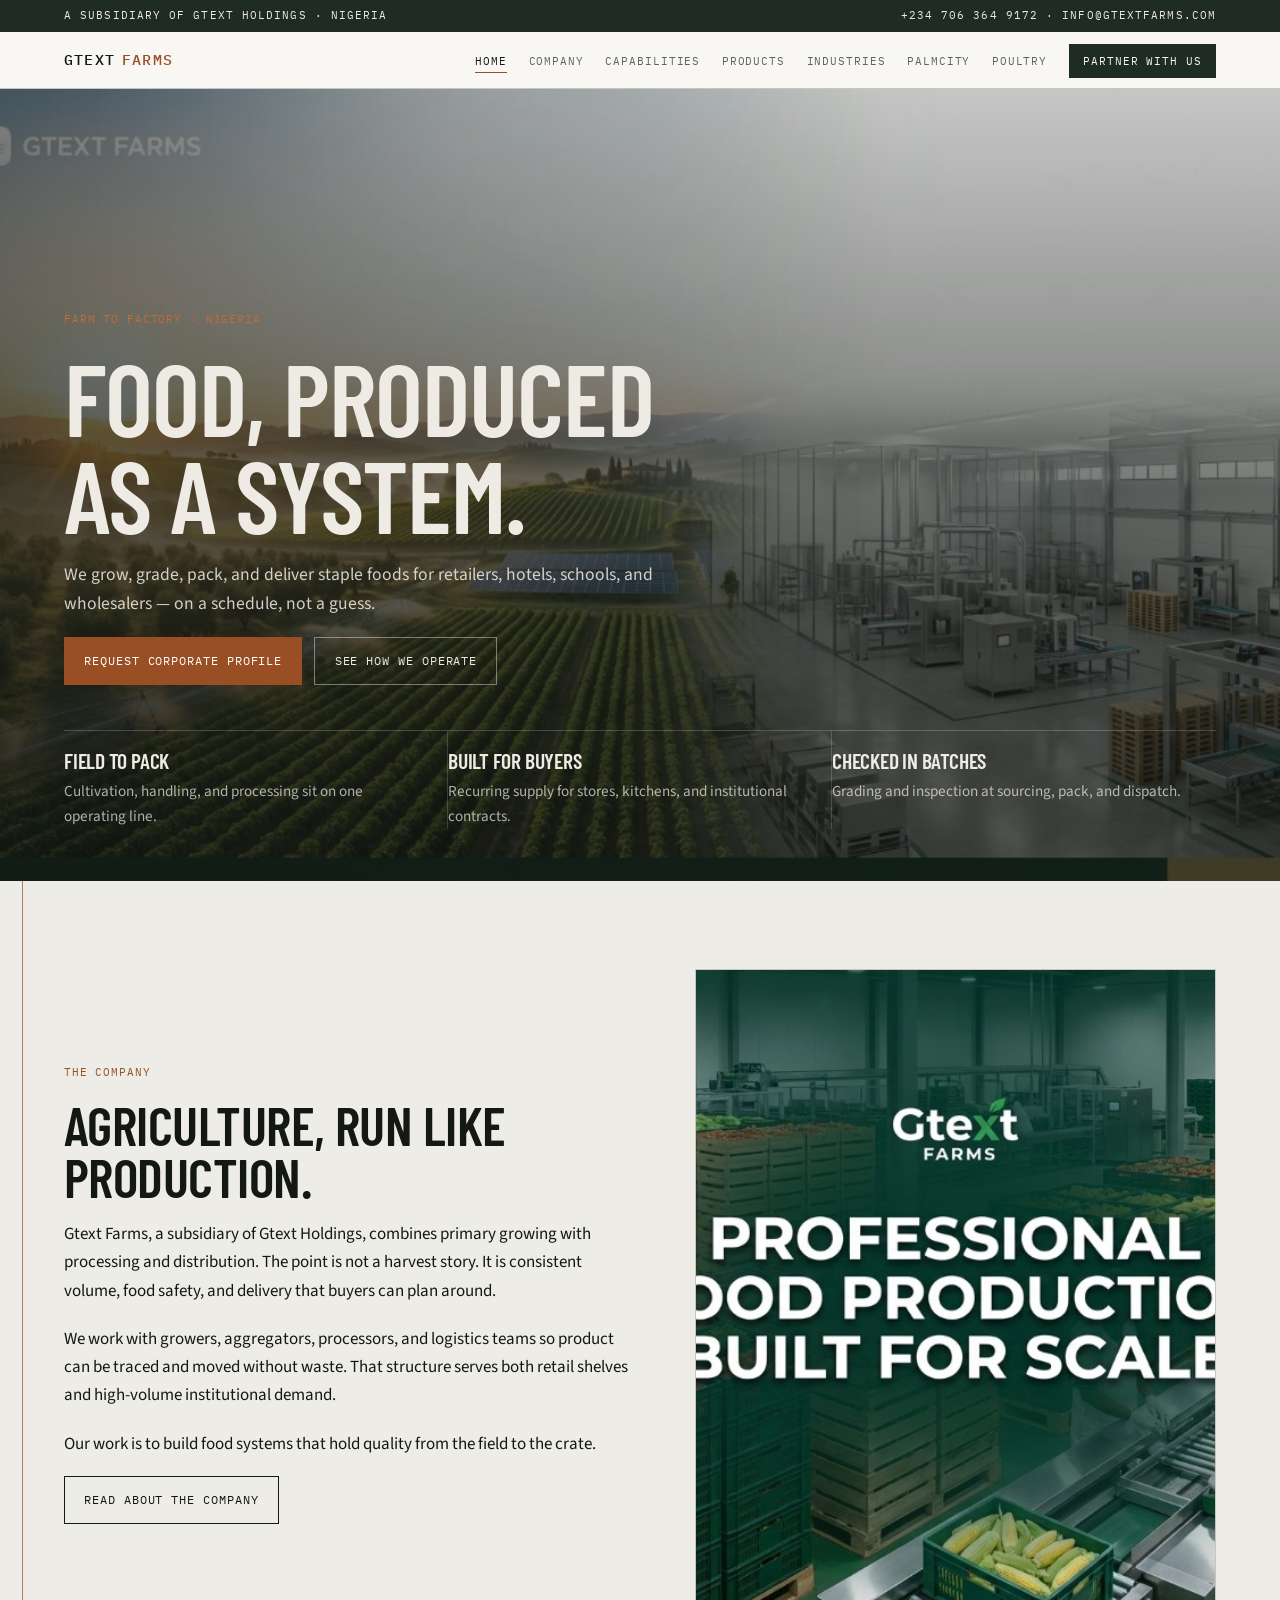
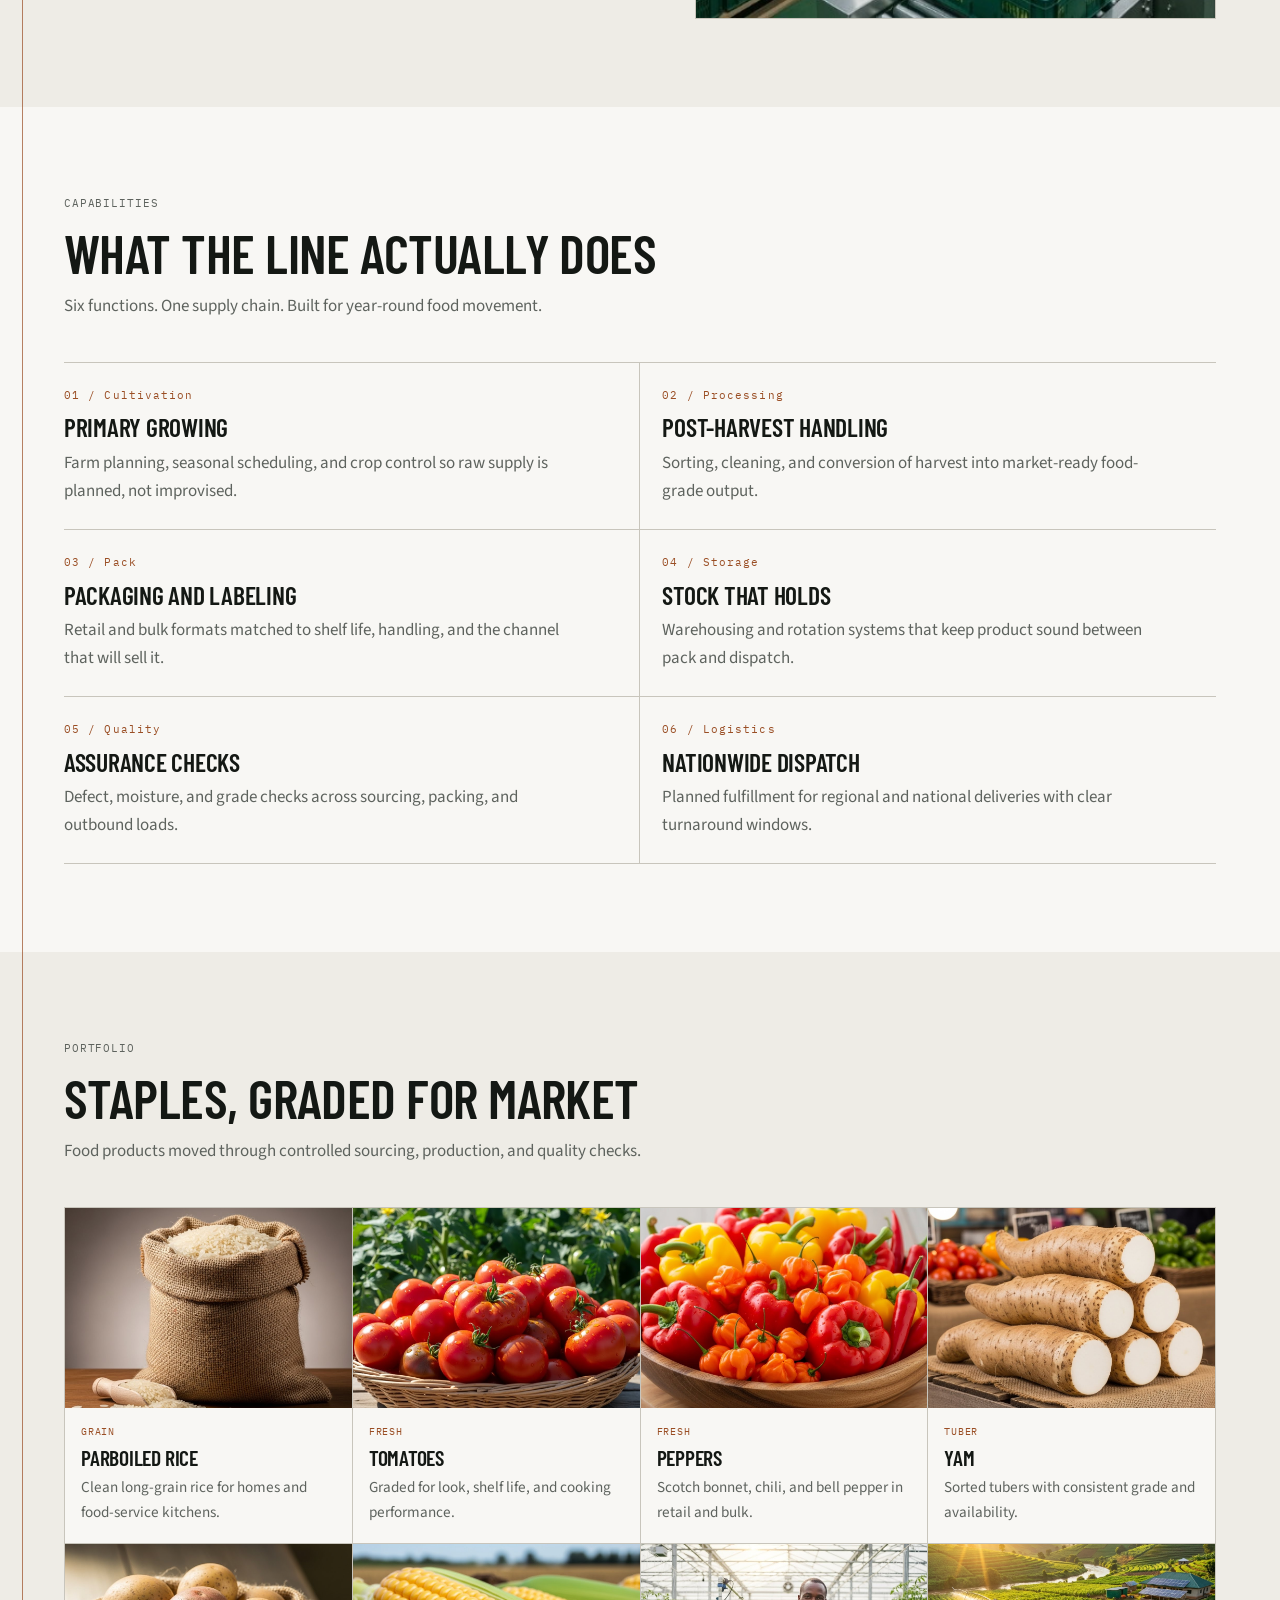
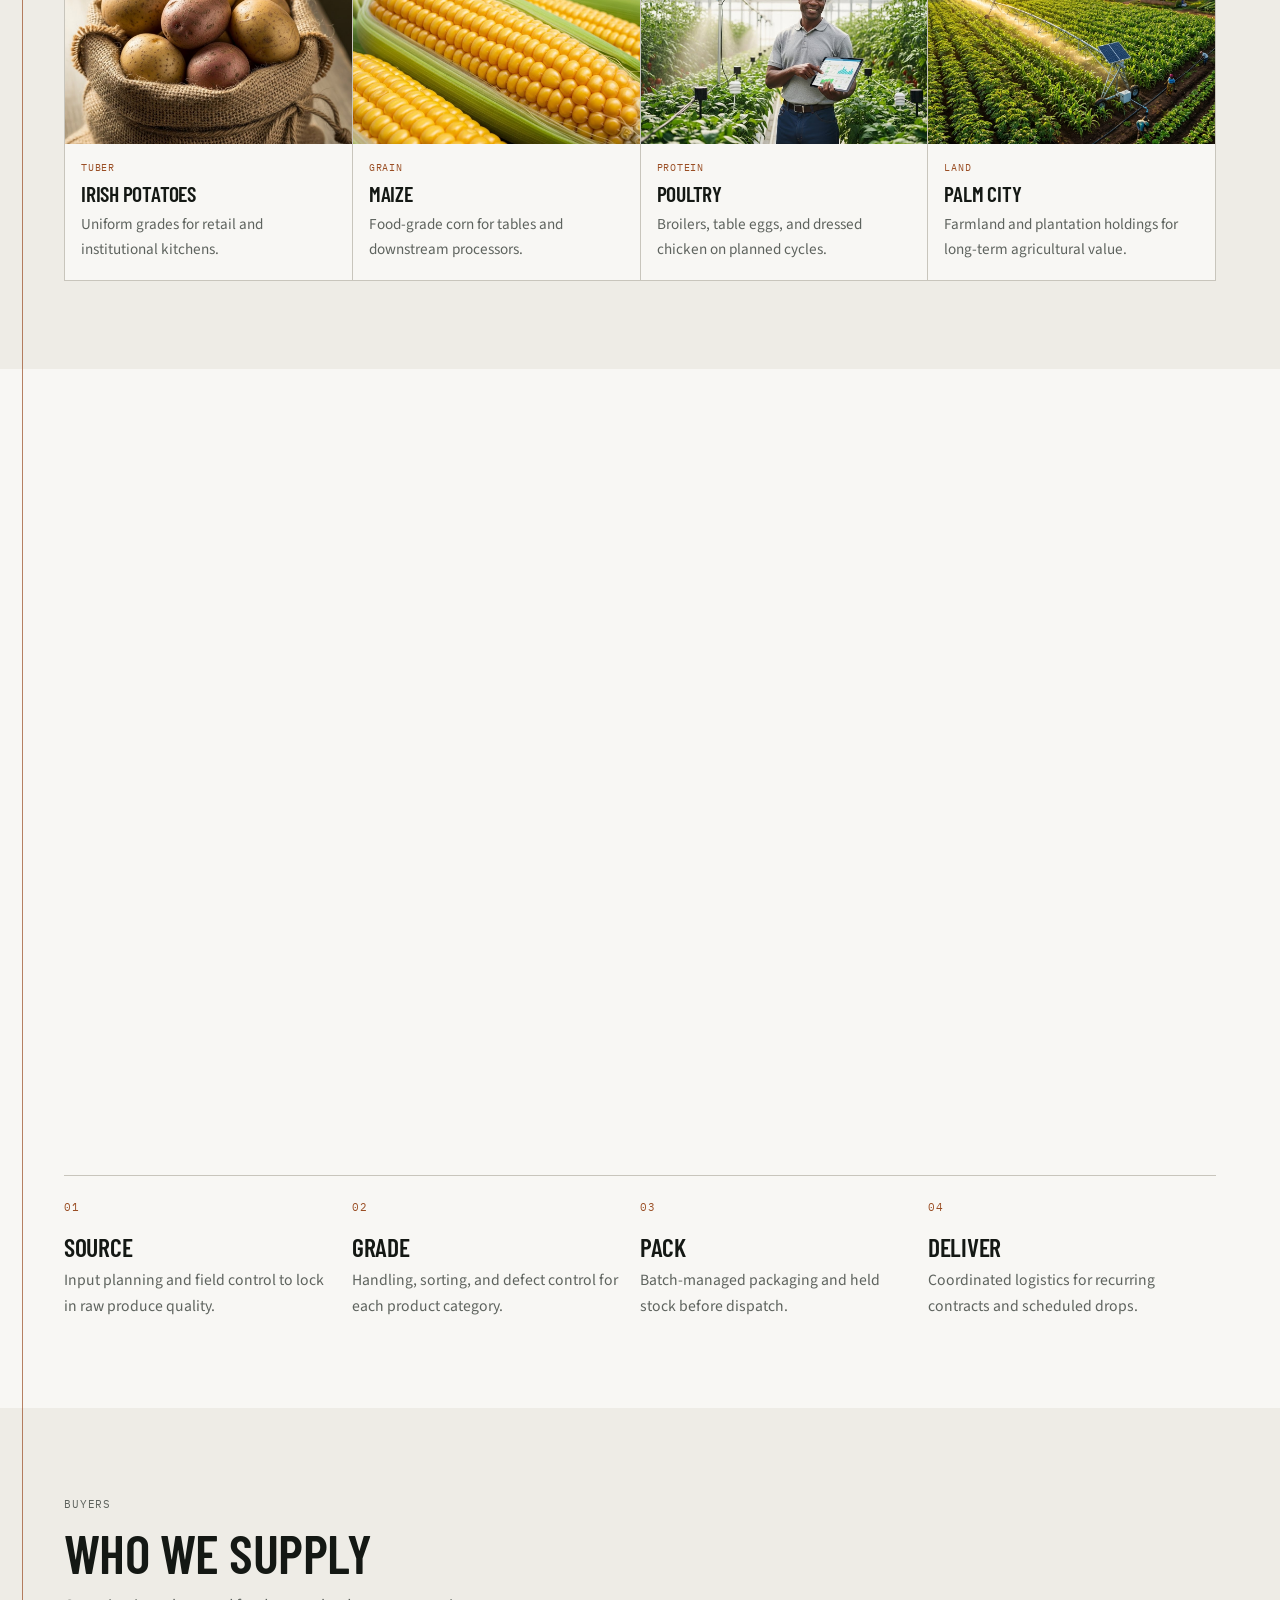
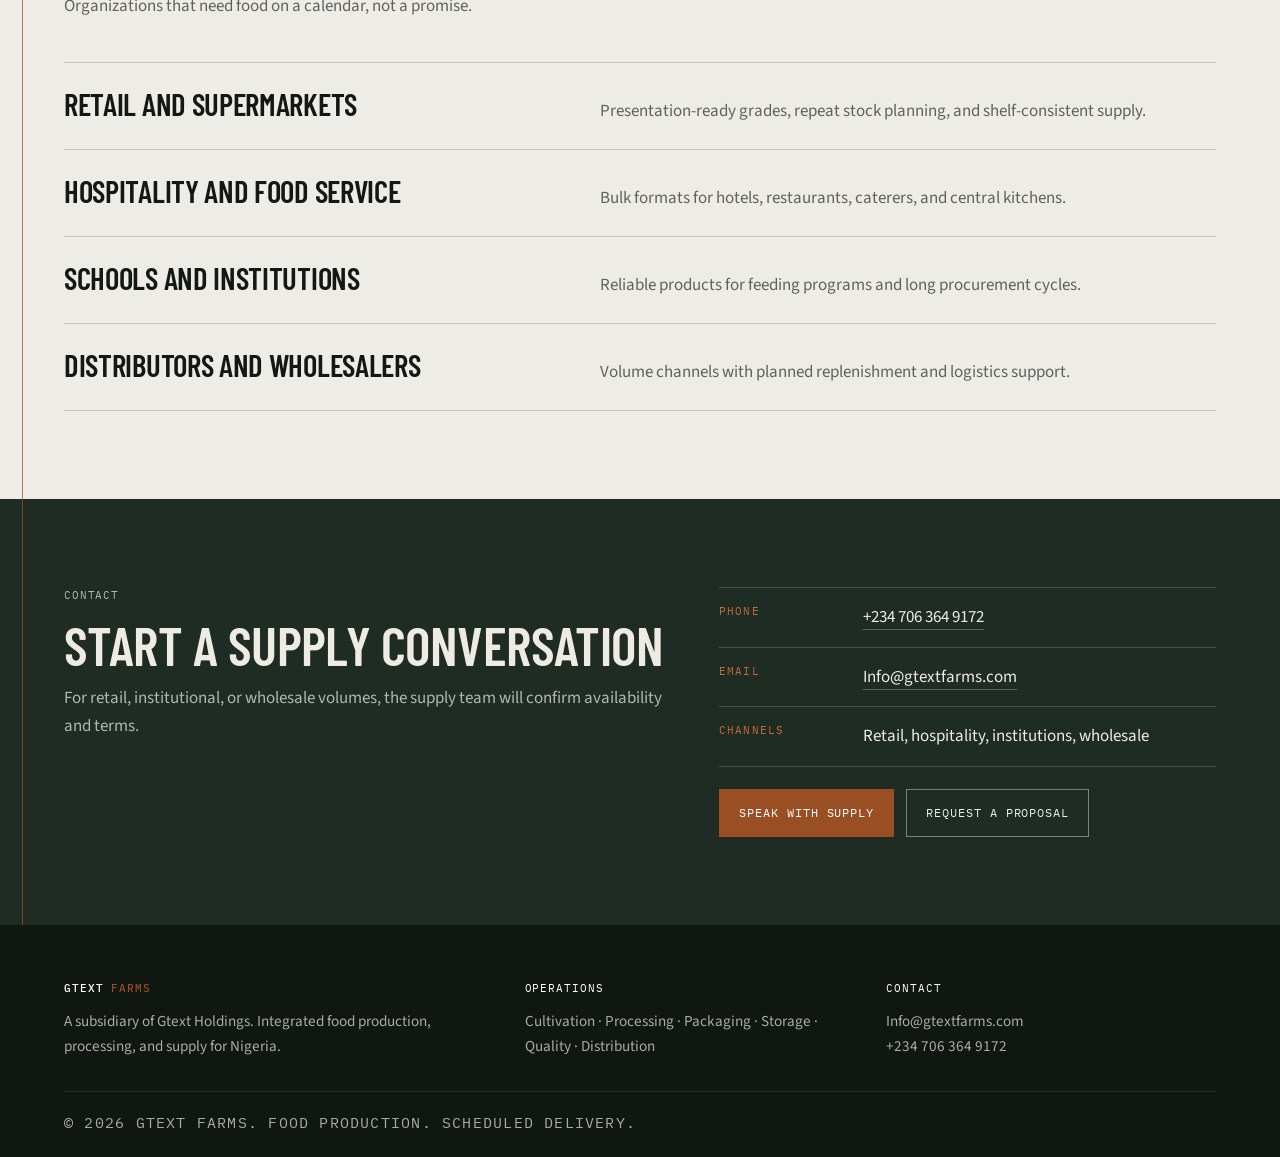
<file: index.html>
<!DOCTYPE html>
<html lang="en">

<head>
    <meta charset="UTF-8">
    <meta name="viewport" content="width=device-width, initial-scale=1.0">
    <title>Gtext Farms | Integrated Food Production &amp; Supply</title>
    <meta name="description"
        content="Gtext Farms is an integrated food production company in Nigeria providing cultivation, processing, quality assurance, packaging, logistics, and reliable bulk supply.">
    <link rel="preconnect" href="https://fonts.googleapis.com">
    <link rel="preconnect" href="https://fonts.gstatic.com" crossorigin>
    <link
        href="https://fonts.googleapis.com/css2?family=Barlow+Condensed:wght@500;600;700&family=IBM+Plex+Mono:wght@400;500&family=Source+Sans+3:wght@400;500;600&display=swap"
        rel="stylesheet">
    <link rel="stylesheet" href="style.css">
</head>

<body>
    <a class="skip" href="#main">Skip to content</a>

    <header class="mast">
        <div class="mast__bar">
            <p>A subsidiary of Gtext Holdings · Nigeria</p>
            <p>
                <a href="tel:+2347063649172">+234 706 364 9172</a>
                ·
                <a href="mailto:Info@gtextfarms.com">Info@gtextfarms.com</a>
            </p>
        </div>
        <div class="mast__inner">
            <a class="brand" href="index.html">Gtext <span>Farms</span></a>
            <button class="nav-toggle" type="button" aria-expanded="false" aria-controls="site-nav" aria-label="Open menu">
                <span></span><span></span><span></span>
            </button>
            <nav id="site-nav">
                <ul class="nav-links">
                    <li><a href="index.html" class="is-active">Home</a></li>
                    <li><a href="company.html">Company</a></li>
                    <li><a href="capabilities.html">Capabilities</a></li>
                    <li><a href="products.html">Products</a></li>
                    <li><a href="industries.html">Industries</a></li>
                    <li><a href="/palmcity">Palmcity</a></li>
                    <li><a href="/poultry">Poultry</a></li>
                    <li><a href="contact.html" class="cta-nav">Partner with us</a></li>
                </ul>
            </nav>
        </div>
    </header>

    <main id="main">
        <section class="hero">
            <div class="hero__media">
                <img src="images/farm-to-factory-banner.jpg" alt="Gtext Farms field and processing operations" fetchpriority="high">
            </div>
            <div class="hero__shade"></div>
            <div class="hero__copy">
                <p class="kicker">Farm to factory · Nigeria</p>
                <h1>Food, produced as a system.</h1>
                <p class="lede">We grow, grade, pack, and deliver staple foods for retailers, hotels, schools, and wholesalers — on a schedule, not a guess.</p>
                <div class="actions">
                    <a class="btn btn--solid" href="mailto:Info@gtextfarms.com">Request corporate profile</a>
                    <a class="btn btn--ghost" href="capabilities.html">See how we operate</a>
                </div>
            </div>
            <div class="hero__stats">
                <article class="stat">
                    <h3>Field to pack</h3>
                    <p>Cultivation, handling, and processing sit on one operating line.</p>
                </article>
                <article class="stat">
                    <h3>Built for buyers</h3>
                    <p>Recurring supply for stores, kitchens, and institutional contracts.</p>
                </article>
                <article class="stat">
                    <h3>Checked in batches</h3>
                    <p>Grading and inspection at sourcing, pack, and dispatch.</p>
                </article>
            </div>
        </section>

        <div class="rail">
            <section class="band band--paper">
                <div class="wrap split" data-reveal>
                    <div class="split--copy">
                        <p class="kicker">The company</p>
                        <h2>Agriculture, run like production.</h2>
                        <p>Gtext Farms, a subsidiary of Gtext Holdings, combines primary growing with processing and distribution. The point is not a harvest story. It is consistent volume, food safety, and delivery that buyers can plan around.</p>
                        <p>We work with growers, aggregators, processors, and logistics teams so product can be traced and moved without waste. That structure serves both retail shelves and high-volume institutional demand.</p>
                        <p>Our work is to build food systems that hold quality from the field to the crate.</p>
                        <div class="actions">
                            <a class="btn btn--line" href="company.html">Read about the company</a>
                        </div>
                    </div>
                    <div class="frame">
                        <img src="images/production-scale-banner.jpg" alt="Production and packing operations at Gtext Farms">
                    </div>
                </div>
            </section>

            <section class="band band--snow">
                <div class="wrap">
                    <div class="section-head" data-reveal>
                        <p class="kicker">Capabilities</p>
                        <h2>What the line actually does</h2>
                        <p>Six functions. One supply chain. Built for year-round food movement.</p>
                    </div>
                    <div class="spec-grid" data-stagger>
                        <article class="spec">
                            <span class="spec__n">01 / Cultivation</span>
                            <h3>Primary growing</h3>
                            <p>Farm planning, seasonal scheduling, and crop control so raw supply is planned, not improvised.</p>
                        </article>
                        <article class="spec">
                            <span class="spec__n">02 / Processing</span>
                            <h3>Post-harvest handling</h3>
                            <p>Sorting, cleaning, and conversion of harvest into market-ready food-grade output.</p>
                        </article>
                        <article class="spec">
                            <span class="spec__n">03 / Pack</span>
                            <h3>Packaging and labeling</h3>
                            <p>Retail and bulk formats matched to shelf life, handling, and the channel that will sell it.</p>
                        </article>
                        <article class="spec">
                            <span class="spec__n">04 / Storage</span>
                            <h3>Stock that holds</h3>
                            <p>Warehousing and rotation systems that keep product sound between pack and dispatch.</p>
                        </article>
                        <article class="spec">
                            <span class="spec__n">05 / Quality</span>
                            <h3>Assurance checks</h3>
                            <p>Defect, moisture, and grade checks across sourcing, packing, and outbound loads.</p>
                        </article>
                        <article class="spec">
                            <span class="spec__n">06 / Logistics</span>
                            <h3>Nationwide dispatch</h3>
                            <p>Planned fulfillment for regional and national deliveries with clear turnaround windows.</p>
                        </article>
                    </div>
                </div>
            </section>

            <section class="band band--paper">
                <div class="wrap">
                    <div class="section-head" data-reveal>
                        <p class="kicker">Portfolio</p>
                        <h2>Staples, graded for market</h2>
                        <p>Food products moved through controlled sourcing, production, and quality checks.</p>
                    </div>
                    <div class="product-grid" data-stagger>
                        <article class="product">
                            <div class="product__img">
                                <img src="images/rice.png" alt="Premium parboiled rice" loading="lazy">
                            </div>
                            <div class="product__body">
                                <span class="product__tag">Grain</span>
                                <h3>Parboiled rice</h3>
                                <p>Clean long-grain rice for homes and food-service kitchens.</p>
                            </div>
                        </article>
                        <article class="product">
                            <div class="product__img">
                                <img src="images/tomato.png" alt="Fresh tomatoes">
                            </div>
                            <div class="product__body">
                                <span class="product__tag">Fresh</span>
                                <h3>Tomatoes</h3>
                                <p>Graded for look, shelf life, and cooking performance.</p>
                            </div>
                        </article>
                        <article class="product">
                            <div class="product__img">
                                <img src="images/perper.png" alt="Peppers">
                            </div>
                            <div class="product__body">
                                <span class="product__tag">Fresh</span>
                                <h3>Peppers</h3>
                                <p>Scotch bonnet, chili, and bell pepper in retail and bulk.</p>
                            </div>
                        </article>
                        <article class="product">
                            <div class="product__img">
                                <img src="images/yam.png" alt="Yam tubers">
                            </div>
                            <div class="product__body">
                                <span class="product__tag">Tuber</span>
                                <h3>Yam</h3>
                                <p>Sorted tubers with consistent grade and availability.</p>
                            </div>
                        </article>
                        <article class="product">
                            <div class="product__img">
                                <img src="images/potato.png" alt="Irish potatoes">
                            </div>
                            <div class="product__body">
                                <span class="product__tag">Tuber</span>
                                <h3>Irish potatoes</h3>
                                <p>Uniform grades for retail and institutional kitchens.</p>
                            </div>
                        </article>
                        <article class="product">
                            <div class="product__img">
                                <img src="images/maize.png" alt="Golden maize">
                            </div>
                            <div class="product__body">
                                <span class="product__tag">Grain</span>
                                <h3>Maize</h3>
                                <p>Food-grade corn for tables and downstream processors.</p>
                            </div>
                        </article>
                        <article class="product">
                            <div class="product__img">
                                <img src="images/farmer.png" alt="Poultry production">
                            </div>
                            <div class="product__body">
                                <span class="product__tag">Protein</span>
                                <h3>Poultry</h3>
                                <p>Broilers, table eggs, and dressed chicken on planned cycles.</p>
                            </div>
                        </article>
                        <article class="product">
                            <div class="product__img">
                                <img src="images/hero_farm_landscape.png" alt="Palm City farmland">
                            </div>
                            <div class="product__body">
                                <span class="product__tag">Land</span>
                                <h3>Palm City</h3>
                                <p>Farmland and plantation holdings for long-term agricultural value.</p>
                            </div>
                        </article>
                    </div>
                </div>
            </section>

            <section class="band band--snow">
                <div class="wrap">
                    <div class="frame-wide" data-reveal>
                        <img src="images/production-scale-banner.jpg" alt="Gtext Farms production at scale">
                    </div>
                    <div class="section-head" data-reveal>
                        <p class="kicker">Method</p>
                        <h2>How a load leaves the yard</h2>
                        <p>A four-stage sequence. Order is the point.</p>
                    </div>
                    <div class="steps" data-stagger>
                        <article class="step">
                            <span class="step__n">01</span>
                            <h3>Source</h3>
                            <p>Input planning and field control to lock in raw produce quality.</p>
                        </article>
                        <article class="step">
                            <span class="step__n">02</span>
                            <h3>Grade</h3>
                            <p>Handling, sorting, and defect control for each product category.</p>
                        </article>
                        <article class="step">
                            <span class="step__n">03</span>
                            <h3>Pack</h3>
                            <p>Batch-managed packaging and held stock before dispatch.</p>
                        </article>
                        <article class="step">
                            <span class="step__n">04</span>
                            <h3>Deliver</h3>
                            <p>Coordinated logistics for recurring contracts and scheduled drops.</p>
                        </article>
                    </div>
                </div>
            </section>

            <section class="band band--paper">
                <div class="wrap">
                    <div class="section-head" data-reveal>
                        <p class="kicker">Buyers</p>
                        <h2>Who we supply</h2>
                        <p>Organizations that need food on a calendar, not a promise.</p>
                    </div>
                    <div class="industry-list" data-stagger>
                        <article class="industry">
                            <h3>Retail and supermarkets</h3>
                            <p>Presentation-ready grades, repeat stock planning, and shelf-consistent supply.</p>
                        </article>
                        <article class="industry">
                            <h3>Hospitality and food service</h3>
                            <p>Bulk formats for hotels, restaurants, caterers, and central kitchens.</p>
                        </article>
                        <article class="industry">
                            <h3>Schools and institutions</h3>
                            <p>Reliable products for feeding programs and long procurement cycles.</p>
                        </article>
                        <article class="industry">
                            <h3>Distributors and wholesalers</h3>
                            <p>Volume channels with planned replenishment and logistics support.</p>
                        </article>
                    </div>
                </div>
            </section>

            <section class="band band--field">
                <div class="wrap contact-grid" data-reveal>
                    <div class="section-head">
                        <p class="kicker">Contact</p>
                        <h2>Start a supply conversation</h2>
                        <p>For retail, institutional, or wholesale volumes, the supply team will confirm availability and terms.</p>
                    </div>
                    <div>
                        <dl class="contact-rows">
                            <div class="contact-row">
                                <dt>Phone</dt>
                                <dd><a href="tel:+2347063649172">+234 706 364 9172</a></dd>
                            </div>
                            <div class="contact-row">
                                <dt>Email</dt>
                                <dd><a href="mailto:Info@gtextfarms.com">Info@gtextfarms.com</a></dd>
                            </div>
                            <div class="contact-row">
                                <dt>Channels</dt>
                                <dd>Retail, hospitality, institutions, wholesale</dd>
                            </div>
                        </dl>
                        <div class="actions" style="margin-top: 1.4rem;">
                            <a class="btn btn--solid" href="https://wa.me/2347063649172">Speak with supply</a>
                            <a class="btn btn--ghost" href="mailto:Info@gtextfarms.com">Request a proposal</a>
                        </div>
                    </div>
                </div>
            </section>
        </div>
    </main>

    <footer class="site-footer">
        <div class="wrap">
            <div class="footer-grid">
                <div>
                    <a class="brand" href="index.html">Gtext <span>Farms</span></a>
                    <p>A subsidiary of Gtext Holdings. Integrated food production, processing, and supply for Nigeria.</p>
                </div>
                <div>
                    <span class="footer-label">Operations</span>
                    <p>Cultivation · Processing · Packaging · Storage · Quality · Distribution</p>
                </div>
                <div>
                    <span class="footer-label">Contact</span>
                    <p><a href="mailto:Info@gtextfarms.com">Info@gtextfarms.com</a></p>
                    <p><a href="tel:+2347063649172">+234 706 364 9172</a></p>
                </div>
            </div>
            <p class="footer-bottom">© 2026 Gtext Farms. Food production. Scheduled delivery.</p>
        </div>
    </footer>

    <script src="site.js"></script>
</body>

</html>
</file>
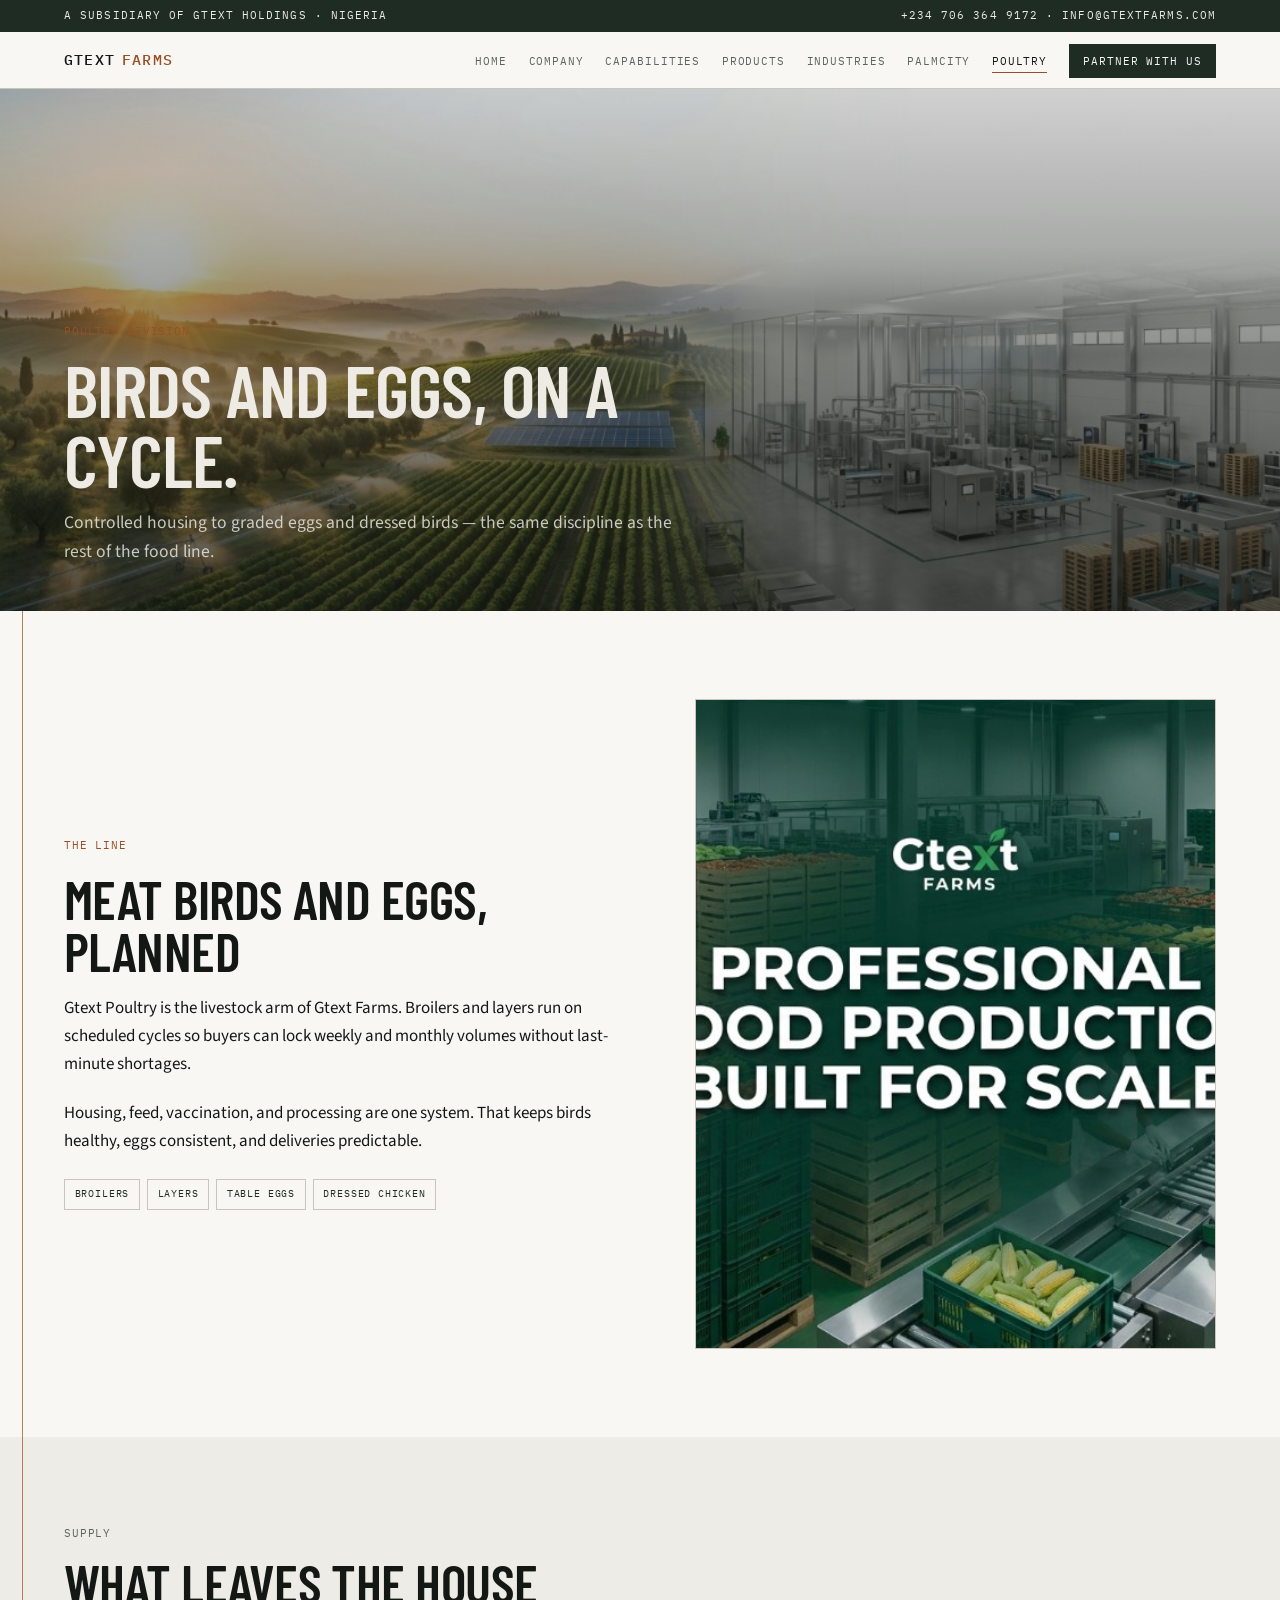
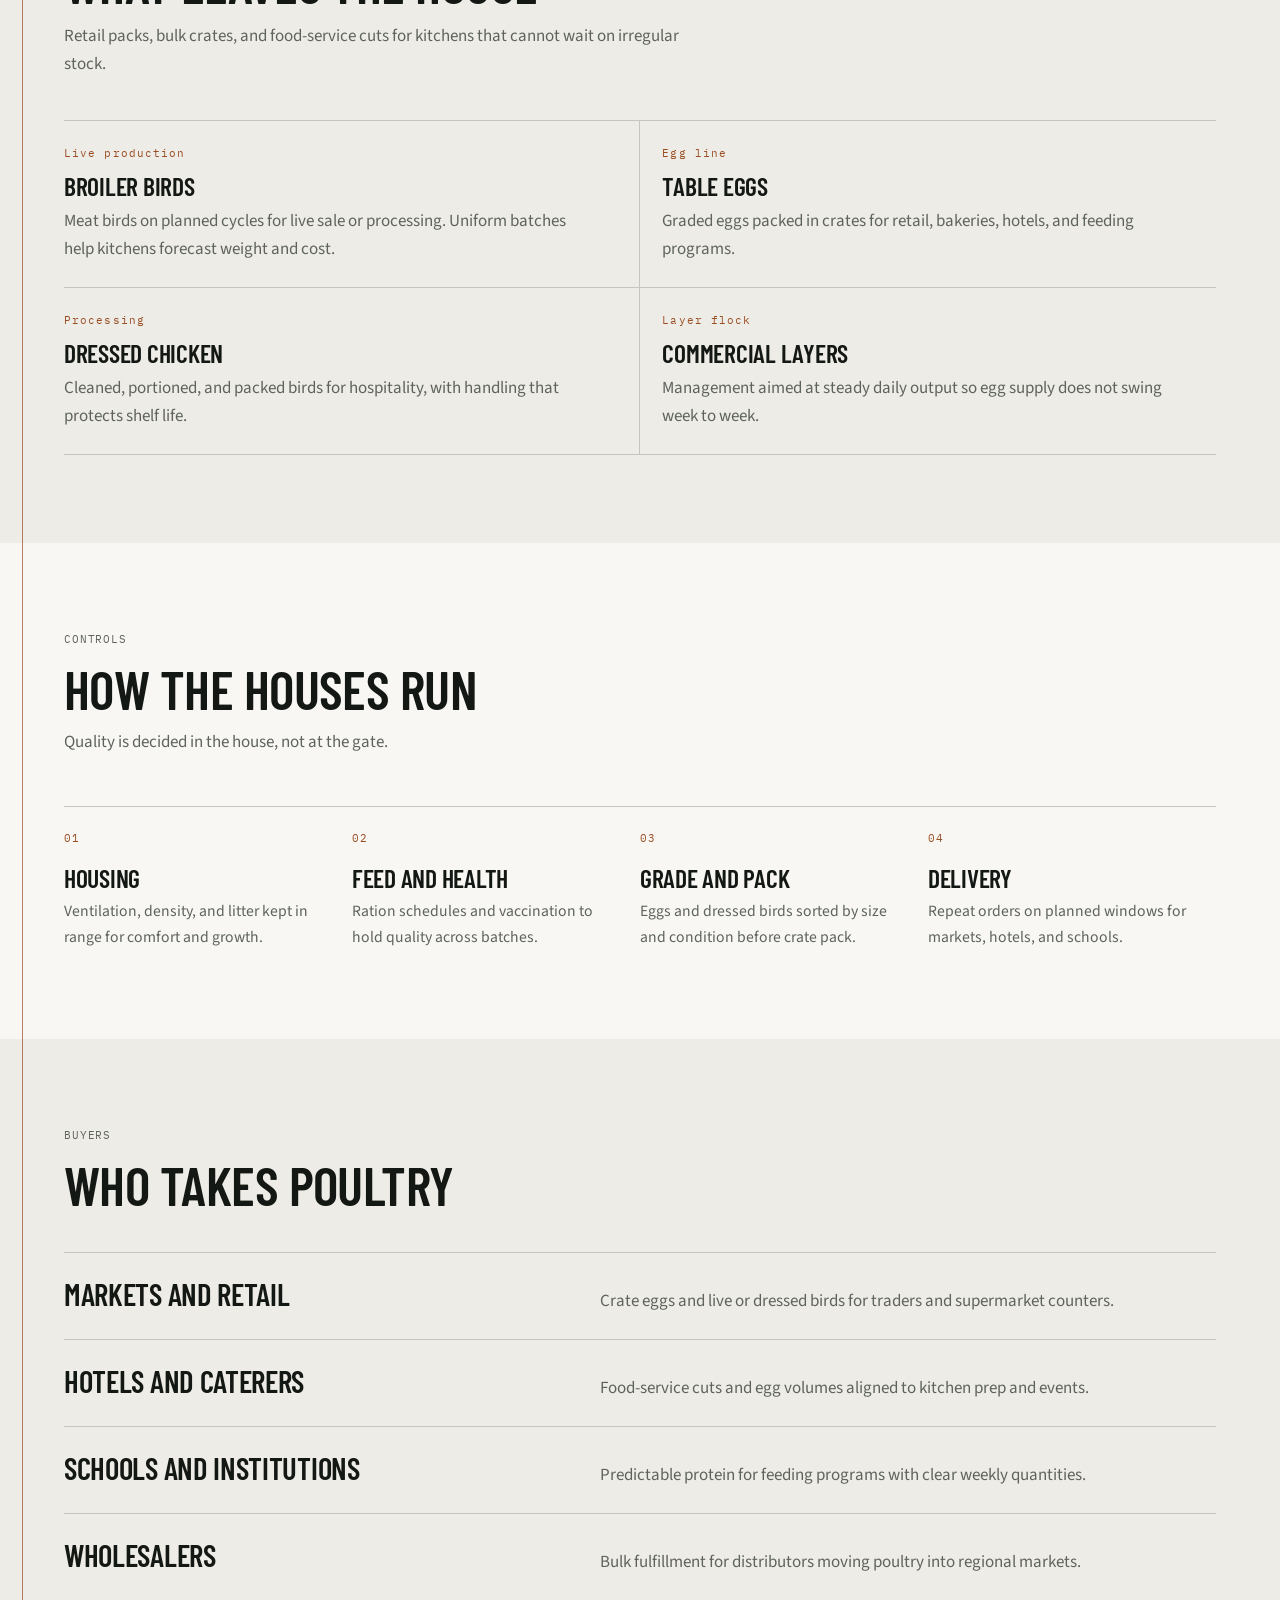
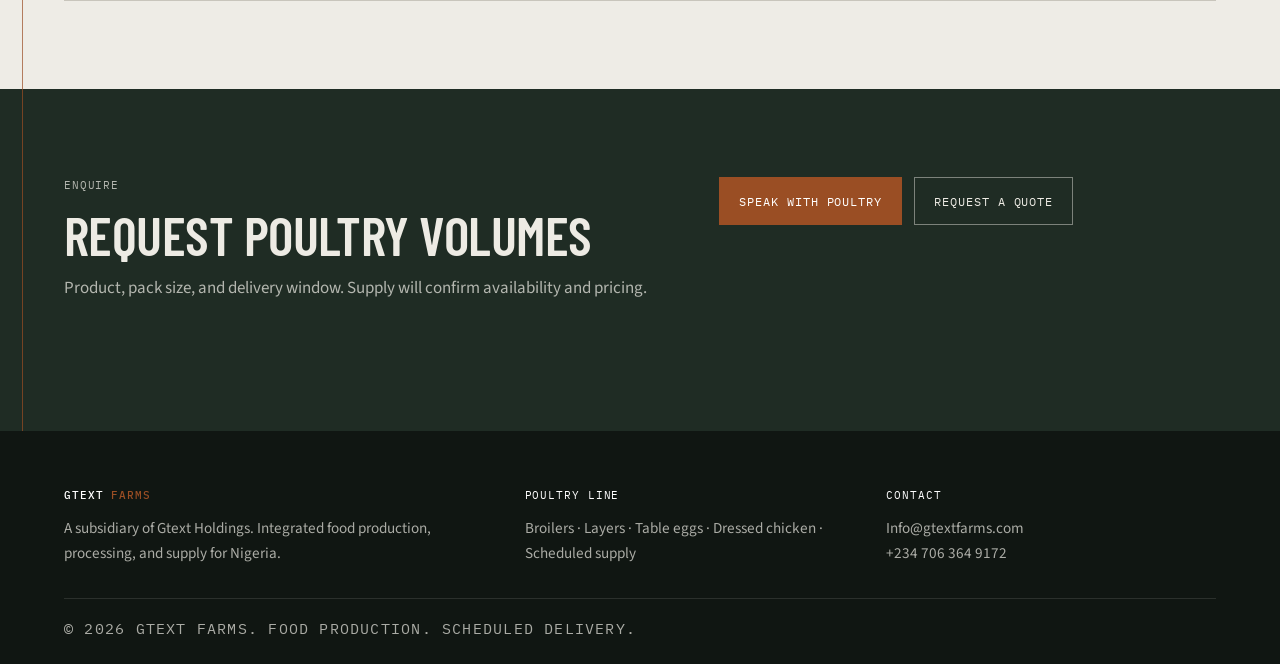
<file: poultry/index.html>
<!DOCTYPE html>
<html lang="en">

<head>
    <meta charset="UTF-8">
    <meta name="viewport" content="width=device-width, initial-scale=1.0">
    <title>Poultry | Gtext Farms</title>
    <meta name="description"
        content="Gtext Farms poultry operations: broilers, table eggs, dressed chicken, and reliable supply for retail, hospitality, and institutions.">
    <link rel="preconnect" href="https://fonts.googleapis.com">
    <link rel="preconnect" href="https://fonts.gstatic.com" crossorigin>
    <link
        href="https://fonts.googleapis.com/css2?family=Barlow+Condensed:wght@500;600;700&family=IBM+Plex+Mono:wght@400;500&family=Source+Sans+3:wght@400;500;600&display=swap"
        rel="stylesheet">
    <link rel="stylesheet" href="../style.css">
</head>

<body>
    <a class="skip" href="#main">Skip to content</a>

    <header class="mast">
        <div class="mast__bar">
            <p>A subsidiary of Gtext Holdings · Nigeria</p>
            <p>
                <a href="tel:+2347063649172">+234 706 364 9172</a>
                ·
                <a href="mailto:Info@gtextfarms.com">Info@gtextfarms.com</a>
            </p>
        </div>
        <div class="mast__inner">
            <a class="brand" href="../index.html">Gtext <span>Farms</span></a>
            <button class="nav-toggle" type="button" aria-expanded="false" aria-controls="site-nav" aria-label="Open menu">
                <span></span><span></span><span></span>
            </button>
            <nav id="site-nav">
                <ul class="nav-links">
                    <li><a href="../index.html">Home</a></li>
                    <li><a href="../company.html">Company</a></li>
                    <li><a href="../capabilities.html">Capabilities</a></li>
                    <li><a href="../products.html">Products</a></li>
                    <li><a href="../industries.html">Industries</a></li>
                    <li><a href="/palmcity">Palmcity</a></li>
                    <li><a href="/poultry" class="is-active">Poultry</a></li>
                    <li><a href="../contact.html" class="cta-nav">Partner with us</a></li>
                </ul>
            </nav>
        </div>
    </header>

    <main id="main">
        <header class="page-hero">
            <div class="page-hero__media">
                <img src="../images/farm-to-factory-banner.jpg" alt="Gtext Farms agricultural operations">
            </div>
            <div class="page-hero__shade"></div>
            <div class="page-hero__copy">
                <p class="kicker">Poultry division</p>
                <h1>Birds and eggs, on a cycle.</h1>
                <p class="lede">Controlled housing to graded eggs and dressed birds — the same discipline as the rest of the food line.</p>
            </div>
        </header>

        <div class="rail">
            <section class="band band--snow">
                <div class="wrap split" data-reveal>
                    <div class="split--copy">
                        <p class="kicker">The line</p>
                        <h2>Meat birds and eggs, planned</h2>
                        <p>Gtext Poultry is the livestock arm of Gtext Farms. Broilers and layers run on scheduled cycles so buyers can lock weekly and monthly volumes without last-minute shortages.</p>
                        <p>Housing, feed, vaccination, and processing are one system. That keeps birds healthy, eggs consistent, and deliveries predictable.</p>
                        <div class="chips">
                            <span class="chip">Broilers</span>
                            <span class="chip">Layers</span>
                            <span class="chip">Table eggs</span>
                            <span class="chip">Dressed chicken</span>
                        </div>
                    </div>
                    <div class="frame">
                        <img src="../images/production-scale-banner.jpg" alt="Gtext Farms production supporting poultry supply">
                    </div>
                </div>
            </section>

            <section class="band band--paper">
                <div class="wrap">
                    <div class="section-head" data-reveal>
                        <p class="kicker">Supply</p>
                        <h2>What leaves the house</h2>
                        <p>Retail packs, bulk crates, and food-service cuts for kitchens that cannot wait on irregular stock.</p>
                    </div>
                    <div class="spec-grid" data-stagger>
                        <article class="spec">
                            <span class="spec__n">Live production</span>
                            <h3>Broiler birds</h3>
                            <p>Meat birds on planned cycles for live sale or processing. Uniform batches help kitchens forecast weight and cost.</p>
                        </article>
                        <article class="spec">
                            <span class="spec__n">Egg line</span>
                            <h3>Table eggs</h3>
                            <p>Graded eggs packed in crates for retail, bakeries, hotels, and feeding programs.</p>
                        </article>
                        <article class="spec">
                            <span class="spec__n">Processing</span>
                            <h3>Dressed chicken</h3>
                            <p>Cleaned, portioned, and packed birds for hospitality, with handling that protects shelf life.</p>
                        </article>
                        <article class="spec">
                            <span class="spec__n">Layer flock</span>
                            <h3>Commercial layers</h3>
                            <p>Management aimed at steady daily output so egg supply does not swing week to week.</p>
                        </article>
                    </div>
                </div>
            </section>

            <section class="band band--snow">
                <div class="wrap">
                    <div class="section-head" data-reveal>
                        <p class="kicker">Controls</p>
                        <h2>How the houses run</h2>
                        <p>Quality is decided in the house, not at the gate.</p>
                    </div>
                    <div class="steps" data-stagger>
                        <article class="step">
                            <span class="step__n">01</span>
                            <h3>Housing</h3>
                            <p>Ventilation, density, and litter kept in range for comfort and growth.</p>
                        </article>
                        <article class="step">
                            <span class="step__n">02</span>
                            <h3>Feed and health</h3>
                            <p>Ration schedules and vaccination to hold quality across batches.</p>
                        </article>
                        <article class="step">
                            <span class="step__n">03</span>
                            <h3>Grade and pack</h3>
                            <p>Eggs and dressed birds sorted by size and condition before crate pack.</p>
                        </article>
                        <article class="step">
                            <span class="step__n">04</span>
                            <h3>Delivery</h3>
                            <p>Repeat orders on planned windows for markets, hotels, and schools.</p>
                        </article>
                    </div>
                </div>
            </section>

            <section class="band band--paper">
                <div class="wrap">
                    <div class="section-head" data-reveal>
                        <p class="kicker">Buyers</p>
                        <h2>Who takes poultry</h2>
                    </div>
                    <div class="industry-list" data-stagger>
                        <article class="industry">
                            <h3>Markets and retail</h3>
                            <p>Crate eggs and live or dressed birds for traders and supermarket counters.</p>
                        </article>
                        <article class="industry">
                            <h3>Hotels and caterers</h3>
                            <p>Food-service cuts and egg volumes aligned to kitchen prep and events.</p>
                        </article>
                        <article class="industry">
                            <h3>Schools and institutions</h3>
                            <p>Predictable protein for feeding programs with clear weekly quantities.</p>
                        </article>
                        <article class="industry">
                            <h3>Wholesalers</h3>
                            <p>Bulk fulfillment for distributors moving poultry into regional markets.</p>
                        </article>
                    </div>
                </div>
            </section>

            <section class="band band--field">
                <div class="wrap contact-grid" data-reveal>
                    <div class="section-head">
                        <p class="kicker">Enquire</p>
                        <h2>Request poultry volumes</h2>
                        <p>Product, pack size, and delivery window. Supply will confirm availability and pricing.</p>
                    </div>
                    <div class="actions">
                        <a class="btn btn--solid" href="https://wa.me/2347063649172">Speak with poultry</a>
                        <a class="btn btn--ghost" href="mailto:Info@gtextfarms.com">Request a quote</a>
                    </div>
                </div>
            </section>
        </div>
    </main>

    <footer class="site-footer">
        <div class="wrap">
            <div class="footer-grid">
                <div>
                    <a class="brand" href="../index.html">Gtext <span>Farms</span></a>
                    <p>A subsidiary of Gtext Holdings. Integrated food production, processing, and supply for Nigeria.</p>
                </div>
                <div>
                    <span class="footer-label">Poultry line</span>
                    <p>Broilers · Layers · Table eggs · Dressed chicken · Scheduled supply</p>
                </div>
                <div>
                    <span class="footer-label">Contact</span>
                    <p><a href="mailto:Info@gtextfarms.com">Info@gtextfarms.com</a></p>
                    <p><a href="tel:+2347063649172">+234 706 364 9172</a></p>
                </div>
            </div>
            <p class="footer-bottom">© 2026 Gtext Farms. Food production. Scheduled delivery.</p>
        </div>
    </footer>

    <script src="../site.js"></script>
</body>

</html>
</file>
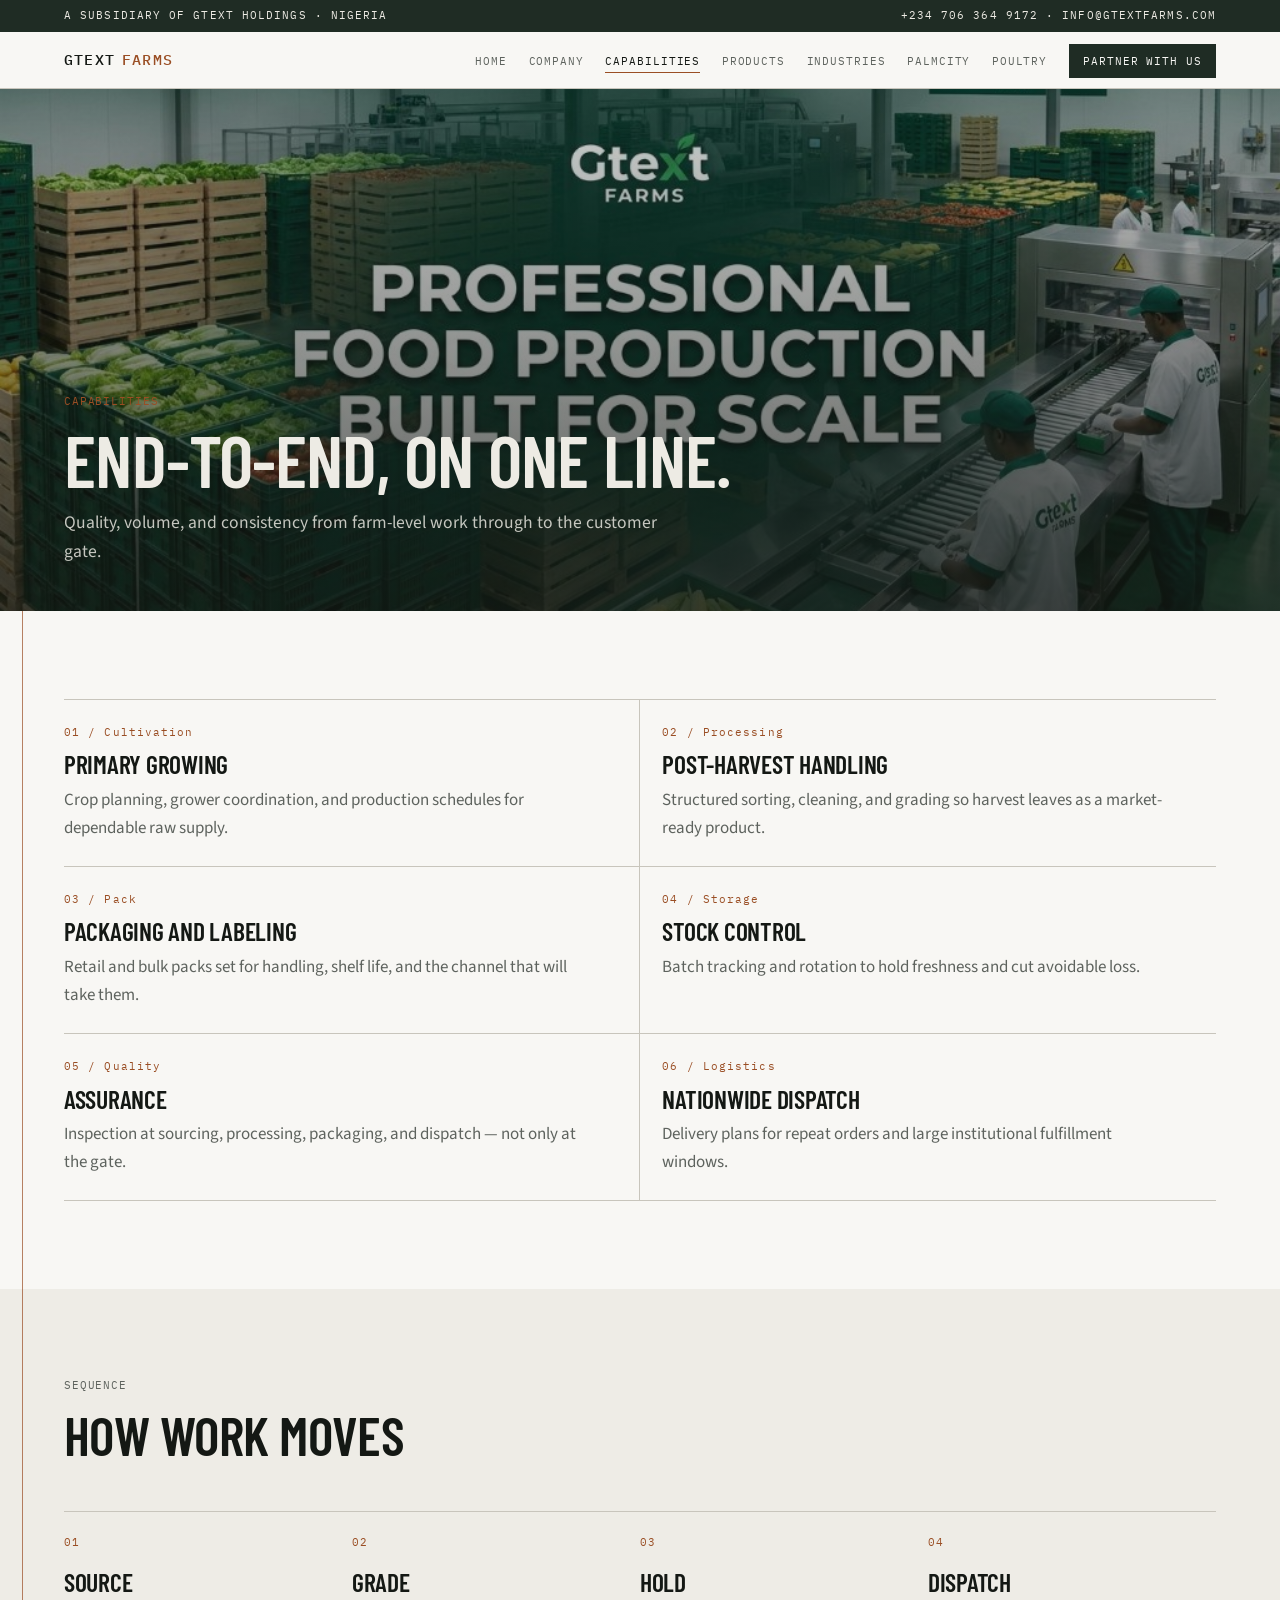
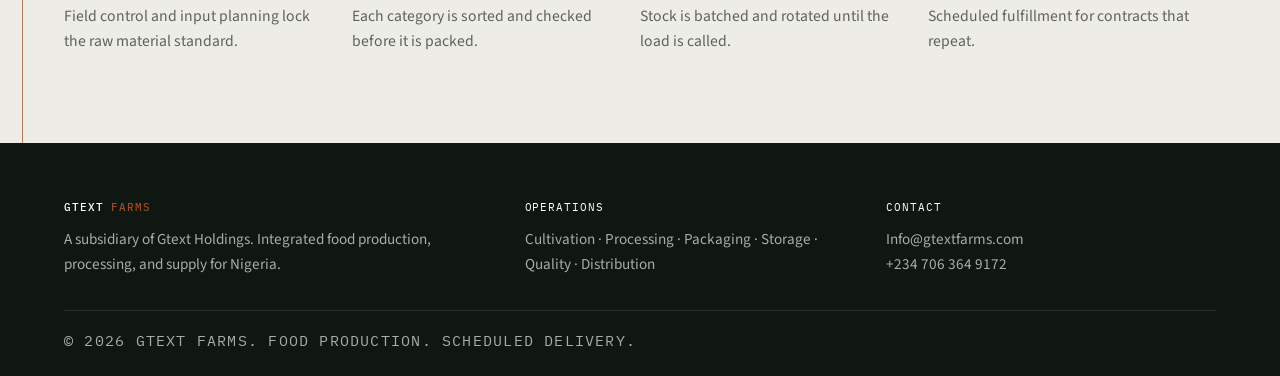
<file: capabilities.html>
<!DOCTYPE html>
<html lang="en">

<head>
    <meta charset="UTF-8">
    <meta name="viewport" content="width=device-width, initial-scale=1.0">
    <title>Capabilities | Gtext Farms</title>
    <meta name="description" content="Explore Gtext Farms production capabilities across the food value chain.">
    <link rel="preconnect" href="https://fonts.googleapis.com">
    <link rel="preconnect" href="https://fonts.gstatic.com" crossorigin>
    <link
        href="https://fonts.googleapis.com/css2?family=Barlow+Condensed:wght@500;600;700&family=IBM+Plex+Mono:wght@400;500&family=Source+Sans+3:wght@400;500;600&display=swap"
        rel="stylesheet">
    <link rel="stylesheet" href="style.css">
</head>

<body>
    <a class="skip" href="#main">Skip to content</a>

    <header class="mast">
        <div class="mast__bar">
            <p>A subsidiary of Gtext Holdings · Nigeria</p>
            <p>
                <a href="tel:+2347063649172">+234 706 364 9172</a>
                ·
                <a href="mailto:Info@gtextfarms.com">Info@gtextfarms.com</a>
            </p>
        </div>
        <div class="mast__inner">
            <a class="brand" href="index.html">Gtext <span>Farms</span></a>
            <button class="nav-toggle" type="button" aria-expanded="false" aria-controls="site-nav" aria-label="Open menu">
                <span></span><span></span><span></span>
            </button>
            <nav id="site-nav">
                <ul class="nav-links">
                    <li><a href="index.html">Home</a></li>
                    <li><a href="company.html">Company</a></li>
                    <li><a href="capabilities.html" class="is-active">Capabilities</a></li>
                    <li><a href="products.html">Products</a></li>
                    <li><a href="industries.html">Industries</a></li>
                    <li><a href="/palmcity">Palmcity</a></li>
                    <li><a href="/poultry">Poultry</a></li>
                    <li><a href="contact.html" class="cta-nav">Partner with us</a></li>
                </ul>
            </nav>
        </div>
    </header>

    <main id="main">
        <header class="page-hero">
            <div class="page-hero__media">
                <img src="images/production-scale-banner.jpg" alt="Gtext Farms production line">
            </div>
            <div class="page-hero__shade"></div>
            <div class="page-hero__copy">
                <p class="kicker">Capabilities</p>
                <h1>End-to-end, on one line.</h1>
                <p class="lede">Quality, volume, and consistency from farm-level work through to the customer gate.</p>
            </div>
        </header>

        <div class="rail">
            <section class="band band--snow">
                <div class="wrap">
                    <div class="spec-grid" data-stagger>
                        <article class="spec">
                            <span class="spec__n">01 / Cultivation</span>
                            <h3>Primary growing</h3>
                            <p>Crop planning, grower coordination, and production schedules for dependable raw supply.</p>
                        </article>
                        <article class="spec">
                            <span class="spec__n">02 / Processing</span>
                            <h3>Post-harvest handling</h3>
                            <p>Structured sorting, cleaning, and grading so harvest leaves as a market-ready product.</p>
                        </article>
                        <article class="spec">
                            <span class="spec__n">03 / Pack</span>
                            <h3>Packaging and labeling</h3>
                            <p>Retail and bulk packs set for handling, shelf life, and the channel that will take them.</p>
                        </article>
                        <article class="spec">
                            <span class="spec__n">04 / Storage</span>
                            <h3>Stock control</h3>
                            <p>Batch tracking and rotation to hold freshness and cut avoidable loss.</p>
                        </article>
                        <article class="spec">
                            <span class="spec__n">05 / Quality</span>
                            <h3>Assurance</h3>
                            <p>Inspection at sourcing, processing, packaging, and dispatch — not only at the gate.</p>
                        </article>
                        <article class="spec">
                            <span class="spec__n">06 / Logistics</span>
                            <h3>Nationwide dispatch</h3>
                            <p>Delivery plans for repeat orders and large institutional fulfillment windows.</p>
                        </article>
                    </div>
                </div>
            </section>

            <section class="band band--paper">
                <div class="wrap">
                    <div class="section-head" data-reveal>
                        <p class="kicker">Sequence</p>
                        <h2>How work moves</h2>
                    </div>
                    <div class="steps" data-stagger>
                        <article class="step">
                            <span class="step__n">01</span>
                            <h3>Source</h3>
                            <p>Field control and input planning lock the raw material standard.</p>
                        </article>
                        <article class="step">
                            <span class="step__n">02</span>
                            <h3>Grade</h3>
                            <p>Each category is sorted and checked before it is packed.</p>
                        </article>
                        <article class="step">
                            <span class="step__n">03</span>
                            <h3>Hold</h3>
                            <p>Stock is batched and rotated until the load is called.</p>
                        </article>
                        <article class="step">
                            <span class="step__n">04</span>
                            <h3>Dispatch</h3>
                            <p>Scheduled fulfillment for contracts that repeat.</p>
                        </article>
                    </div>
                </div>
            </section>
        </div>
    </main>

    <footer class="site-footer">
        <div class="wrap">
            <div class="footer-grid">
                <div>
                    <a class="brand" href="index.html">Gtext <span>Farms</span></a>
                    <p>A subsidiary of Gtext Holdings. Integrated food production, processing, and supply for Nigeria.</p>
                </div>
                <div>
                    <span class="footer-label">Operations</span>
                    <p>Cultivation · Processing · Packaging · Storage · Quality · Distribution</p>
                </div>
                <div>
                    <span class="footer-label">Contact</span>
                    <p><a href="mailto:Info@gtextfarms.com">Info@gtextfarms.com</a></p>
                    <p><a href="tel:+2347063649172">+234 706 364 9172</a></p>
                </div>
            </div>
            <p class="footer-bottom">© 2026 Gtext Farms. Food production. Scheduled delivery.</p>
        </div>
    </footer>

    <script src="site.js"></script>
</body>

</html>
</file>
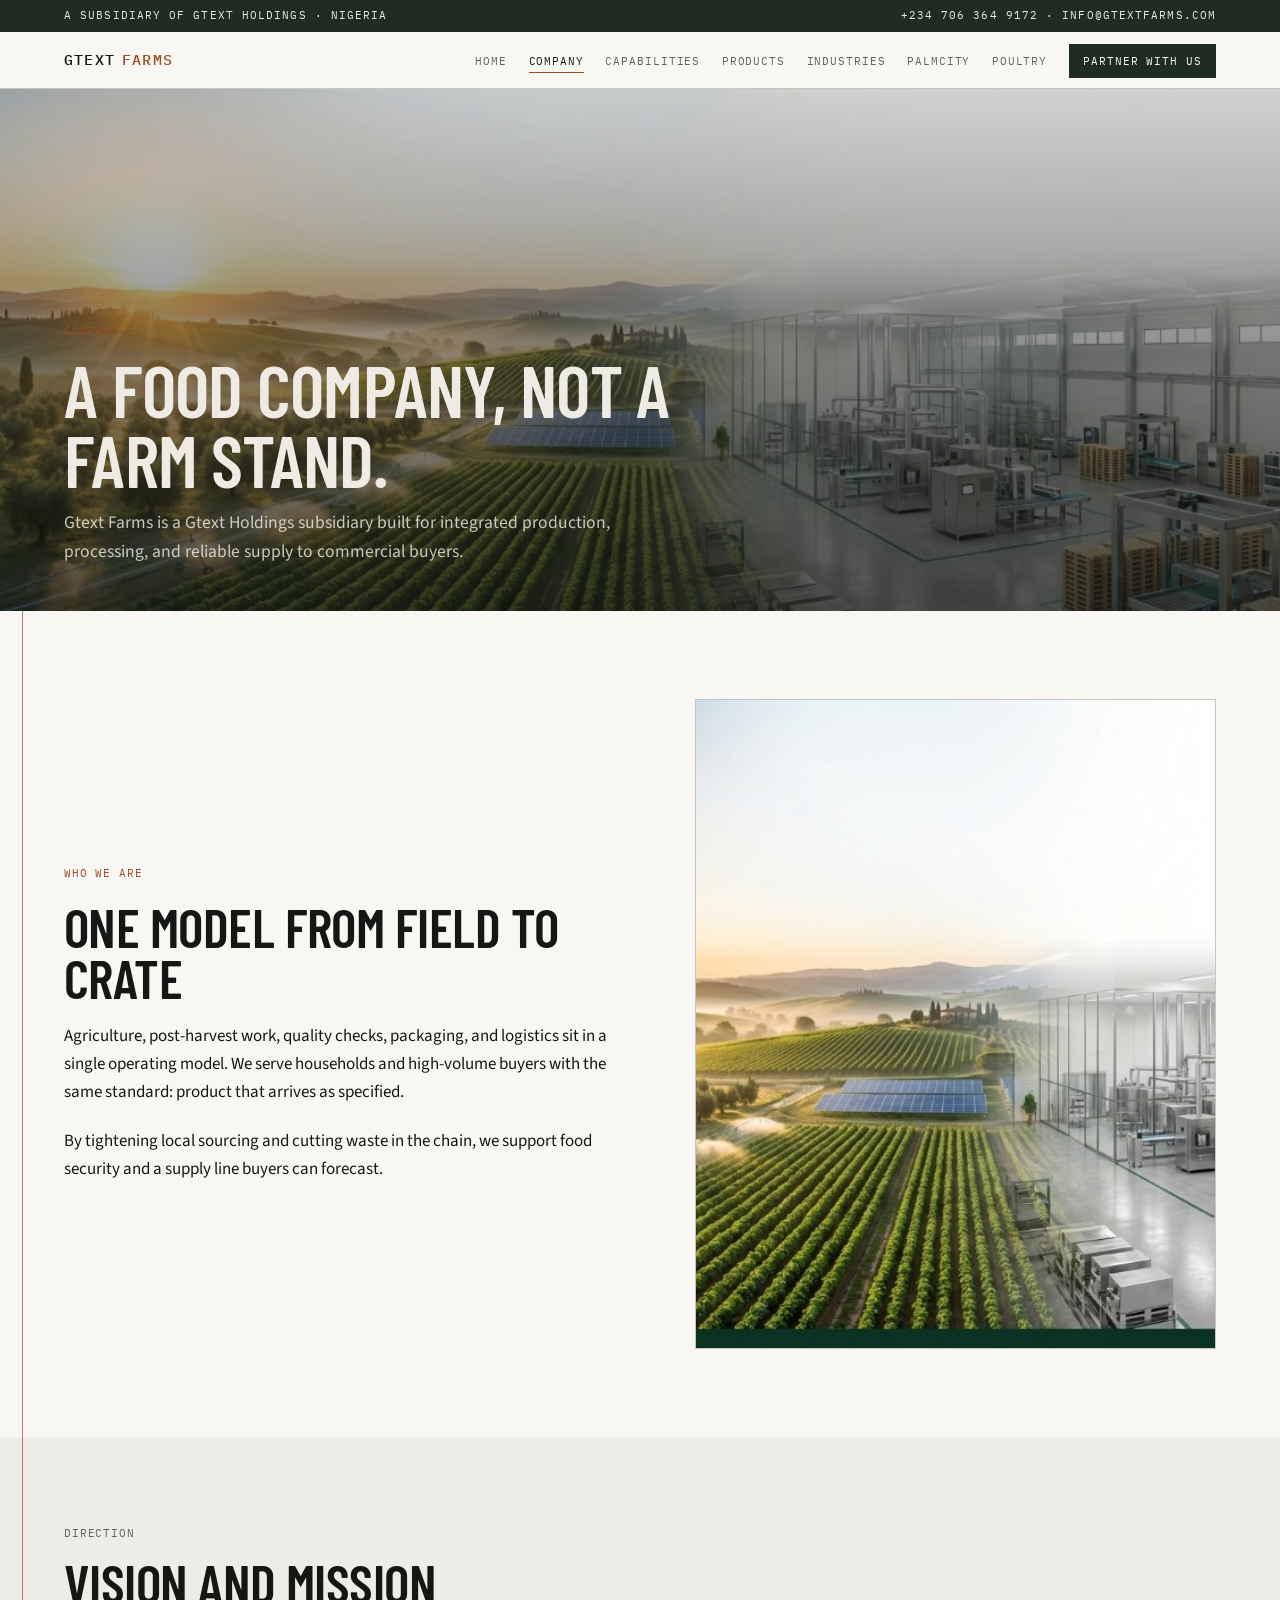
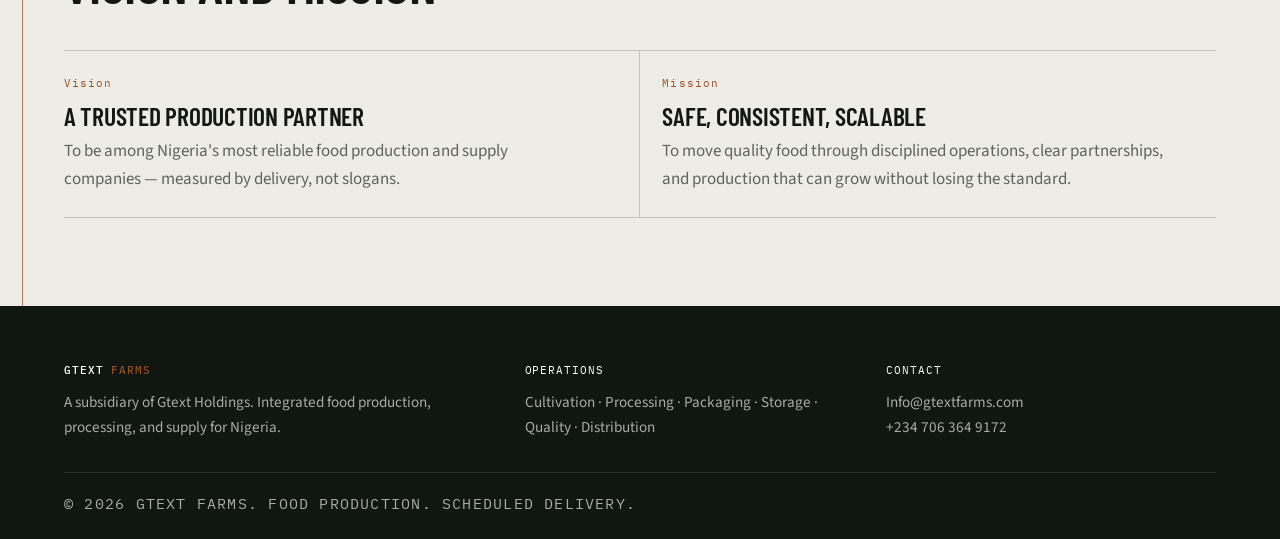
<file: company.html>
<!DOCTYPE html>
<html lang="en">

<head>
    <meta charset="UTF-8">
    <meta name="viewport" content="width=device-width, initial-scale=1.0">
    <title>Company | Gtext Farms</title>
    <meta name="description"
        content="Learn about Gtext Farms, an integrated food production and supply company in Nigeria.">
    <link rel="preconnect" href="https://fonts.googleapis.com">
    <link rel="preconnect" href="https://fonts.gstatic.com" crossorigin>
    <link
        href="https://fonts.googleapis.com/css2?family=Barlow+Condensed:wght@500;600;700&family=IBM+Plex+Mono:wght@400;500&family=Source+Sans+3:wght@400;500;600&display=swap"
        rel="stylesheet">
    <link rel="stylesheet" href="style.css">
</head>

<body>
    <a class="skip" href="#main">Skip to content</a>

    <header class="mast">
        <div class="mast__bar">
            <p>A subsidiary of Gtext Holdings · Nigeria</p>
            <p>
                <a href="tel:+2347063649172">+234 706 364 9172</a>
                ·
                <a href="mailto:Info@gtextfarms.com">Info@gtextfarms.com</a>
            </p>
        </div>
        <div class="mast__inner">
            <a class="brand" href="index.html">Gtext <span>Farms</span></a>
            <button class="nav-toggle" type="button" aria-expanded="false" aria-controls="site-nav" aria-label="Open menu">
                <span></span><span></span><span></span>
            </button>
            <nav id="site-nav">
                <ul class="nav-links">
                    <li><a href="index.html">Home</a></li>
                    <li><a href="company.html" class="is-active">Company</a></li>
                    <li><a href="capabilities.html">Capabilities</a></li>
                    <li><a href="products.html">Products</a></li>
                    <li><a href="industries.html">Industries</a></li>
                    <li><a href="/palmcity">Palmcity</a></li>
                    <li><a href="/poultry">Poultry</a></li>
                    <li><a href="contact.html" class="cta-nav">Partner with us</a></li>
                </ul>
            </nav>
        </div>
    </header>

    <main id="main">
        <header class="page-hero">
            <div class="page-hero__media">
                <img src="images/farm-to-factory-banner.jpg" alt="Gtext Farms farm-to-factory operations">
            </div>
            <div class="page-hero__shade"></div>
            <div class="page-hero__copy">
                <p class="kicker">Company</p>
                <h1>A food company, not a farm stand.</h1>
                <p class="lede">Gtext Farms is a Gtext Holdings subsidiary built for integrated production, processing, and reliable supply to commercial buyers.</p>
            </div>
        </header>

        <div class="rail">
            <section class="band band--snow">
                <div class="wrap split" data-reveal>
                    <div class="split--copy">
                        <p class="kicker">Who we are</p>
                        <h2>One model from field to crate</h2>
                        <p>Agriculture, post-harvest work, quality checks, packaging, and logistics sit in a single operating model. We serve households and high-volume buyers with the same standard: product that arrives as specified.</p>
                        <p>By tightening local sourcing and cutting waste in the chain, we support food security and a supply line buyers can forecast.</p>
                    </div>
                    <div class="frame">
                        <img src="images/farm-to-factory-banner.jpg" alt="Cultivation through processing at Gtext Farms">
                    </div>
                </div>
            </section>

            <section class="band band--paper">
                <div class="wrap">
                    <div class="section-head" data-reveal>
                        <p class="kicker">Direction</p>
                        <h2>Vision and mission</h2>
                    </div>
                    <div class="spec-grid" data-stagger>
                        <article class="spec">
                            <span class="spec__n">Vision</span>
                            <h3>A trusted production partner</h3>
                            <p>To be among Nigeria's most reliable food production and supply companies — measured by delivery, not slogans.</p>
                        </article>
                        <article class="spec">
                            <span class="spec__n">Mission</span>
                            <h3>Safe, consistent, scalable</h3>
                            <p>To move quality food through disciplined operations, clear partnerships, and production that can grow without losing the standard.</p>
                        </article>
                    </div>
                </div>
            </section>
        </div>
    </main>

    <footer class="site-footer">
        <div class="wrap">
            <div class="footer-grid">
                <div>
                    <a class="brand" href="index.html">Gtext <span>Farms</span></a>
                    <p>A subsidiary of Gtext Holdings. Integrated food production, processing, and supply for Nigeria.</p>
                </div>
                <div>
                    <span class="footer-label">Operations</span>
                    <p>Cultivation · Processing · Packaging · Storage · Quality · Distribution</p>
                </div>
                <div>
                    <span class="footer-label">Contact</span>
                    <p><a href="mailto:Info@gtextfarms.com">Info@gtextfarms.com</a></p>
                    <p><a href="tel:+2347063649172">+234 706 364 9172</a></p>
                </div>
            </div>
            <p class="footer-bottom">© 2026 Gtext Farms. Food production. Scheduled delivery.</p>
        </div>
    </footer>

    <script src="site.js"></script>
</body>

</html>
</file>
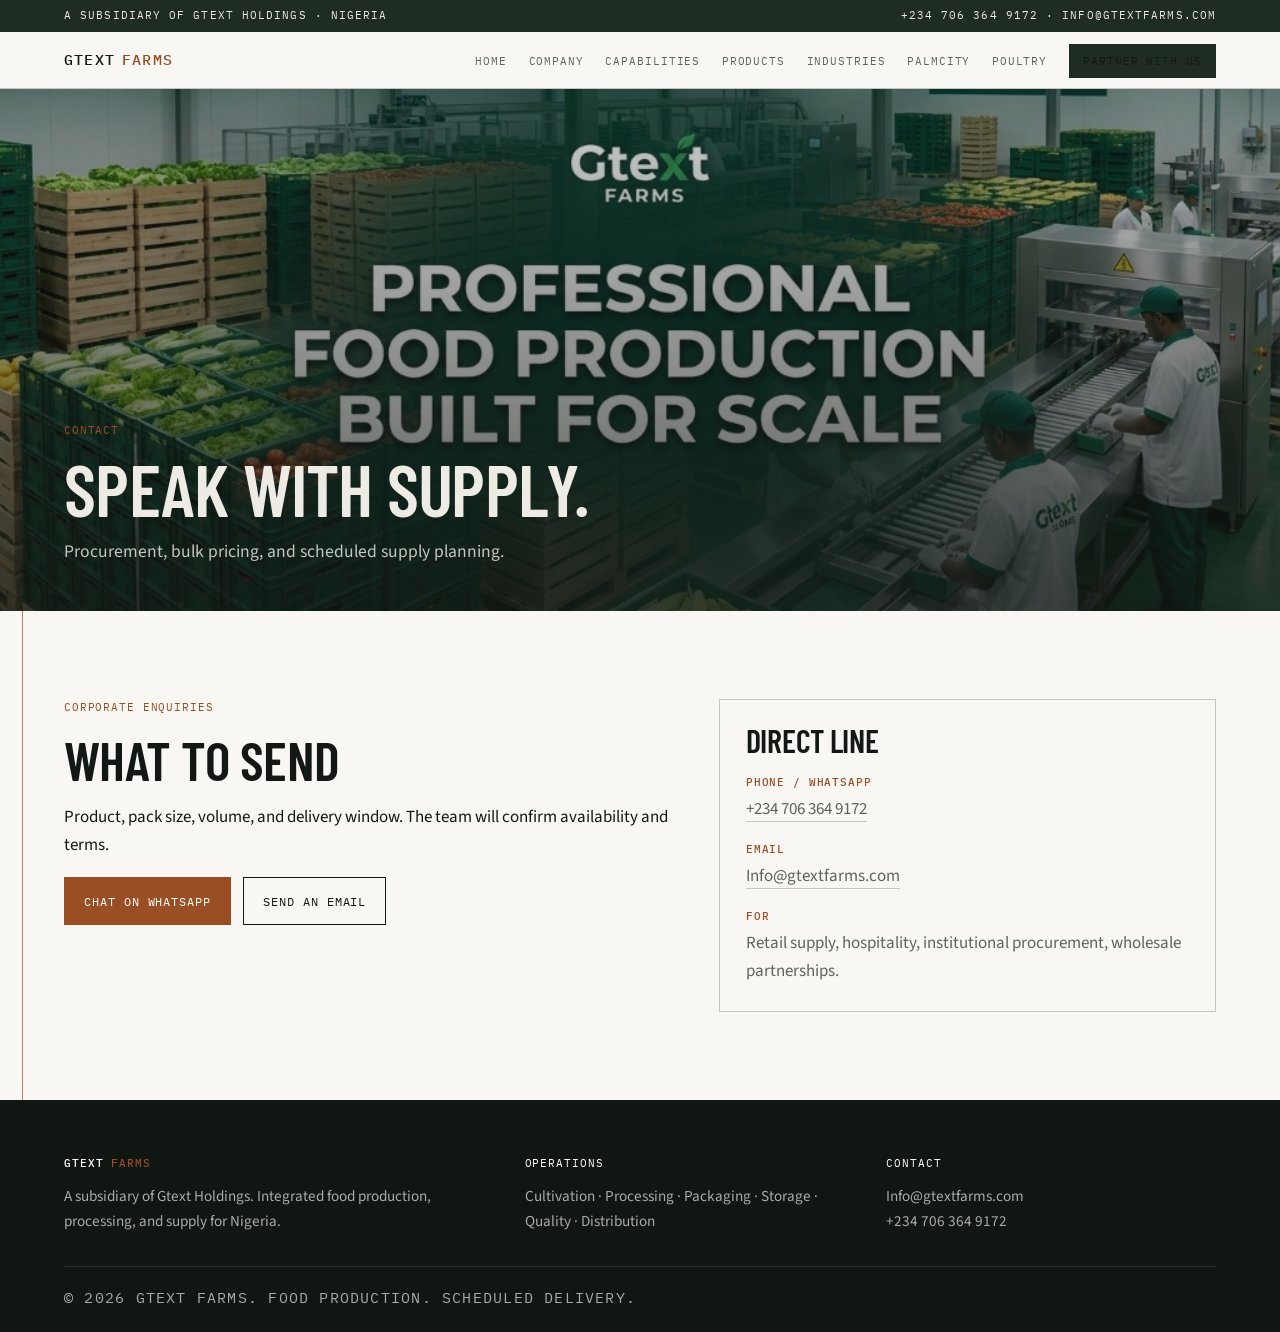
<file: contact.html>
<!DOCTYPE html>
<html lang="en">

<head>
    <meta charset="UTF-8">
    <meta name="viewport" content="width=device-width, initial-scale=1.0">
    <title>Contact | Gtext Farms</title>
    <meta name="description" content="Contact Gtext Farms for bulk supply, partnerships, and corporate enquiries.">
    <link rel="preconnect" href="https://fonts.googleapis.com">
    <link rel="preconnect" href="https://fonts.gstatic.com" crossorigin>
    <link
        href="https://fonts.googleapis.com/css2?family=Barlow+Condensed:wght@500;600;700&family=IBM+Plex+Mono:wght@400;500&family=Source+Sans+3:wght@400;500;600&display=swap"
        rel="stylesheet">
    <link rel="stylesheet" href="style.css">
</head>

<body>
    <a class="skip" href="#main">Skip to content</a>

    <header class="mast">
        <div class="mast__bar">
            <p>A subsidiary of Gtext Holdings · Nigeria</p>
            <p>
                <a href="tel:+2347063649172">+234 706 364 9172</a>
                ·
                <a href="mailto:Info@gtextfarms.com">Info@gtextfarms.com</a>
            </p>
        </div>
        <div class="mast__inner">
            <a class="brand" href="index.html">Gtext <span>Farms</span></a>
            <button class="nav-toggle" type="button" aria-expanded="false" aria-controls="site-nav" aria-label="Open menu">
                <span></span><span></span><span></span>
            </button>
            <nav id="site-nav">
                <ul class="nav-links">
                    <li><a href="index.html">Home</a></li>
                    <li><a href="company.html">Company</a></li>
                    <li><a href="capabilities.html">Capabilities</a></li>
                    <li><a href="products.html">Products</a></li>
                    <li><a href="industries.html">Industries</a></li>
                    <li><a href="/palmcity">Palmcity</a></li>
                    <li><a href="/poultry">Poultry</a></li>
                    <li><a href="contact.html" class="cta-nav is-active">Partner with us</a></li>
                </ul>
            </nav>
        </div>
    </header>

    <main id="main">
        <header class="page-hero">
            <div class="page-hero__media">
                <img src="images/production-scale-banner.jpg" alt="Gtext Farms operations">
            </div>
            <div class="page-hero__shade"></div>
            <div class="page-hero__copy">
                <p class="kicker">Contact</p>
                <h1>Speak with supply.</h1>
                <p class="lede">Procurement, bulk pricing, and scheduled supply planning.</p>
            </div>
        </header>

        <div class="rail">
            <section class="band band--snow">
                <div class="wrap contact-grid" data-reveal>
                    <div class="split--copy">
                        <p class="kicker">Corporate enquiries</p>
                        <h2>What to send</h2>
                        <p>Product, pack size, volume, and delivery window. The team will confirm availability and terms.</p>
                        <div class="actions">
                            <a class="btn btn--solid" href="https://wa.me/2347063649172">Chat on WhatsApp</a>
                            <a class="btn btn--line" href="mailto:Info@gtextfarms.com">Send an email</a>
                        </div>
                    </div>
                    <div class="contact-card">
                        <h2>Direct line</h2>
                        <p><strong>Phone / WhatsApp</strong><br><a href="tel:+2347063649172">+234 706 364 9172</a></p>
                        <p><strong>Email</strong><br><a href="mailto:Info@gtextfarms.com">Info@gtextfarms.com</a></p>
                        <p><strong>For</strong><br>Retail supply, hospitality, institutional procurement, wholesale partnerships.</p>
                    </div>
                </div>
            </section>
        </div>
    </main>

    <footer class="site-footer">
        <div class="wrap">
            <div class="footer-grid">
                <div>
                    <a class="brand" href="index.html">Gtext <span>Farms</span></a>
                    <p>A subsidiary of Gtext Holdings. Integrated food production, processing, and supply for Nigeria.</p>
                </div>
                <div>
                    <span class="footer-label">Operations</span>
                    <p>Cultivation · Processing · Packaging · Storage · Quality · Distribution</p>
                </div>
                <div>
                    <span class="footer-label">Contact</span>
                    <p><a href="mailto:Info@gtextfarms.com">Info@gtextfarms.com</a></p>
                    <p><a href="tel:+2347063649172">+234 706 364 9172</a></p>
                </div>
            </div>
            <p class="footer-bottom">© 2026 Gtext Farms. Food production. Scheduled delivery.</p>
        </div>
    </footer>

    <script src="site.js"></script>
</body>

</html>
</file>
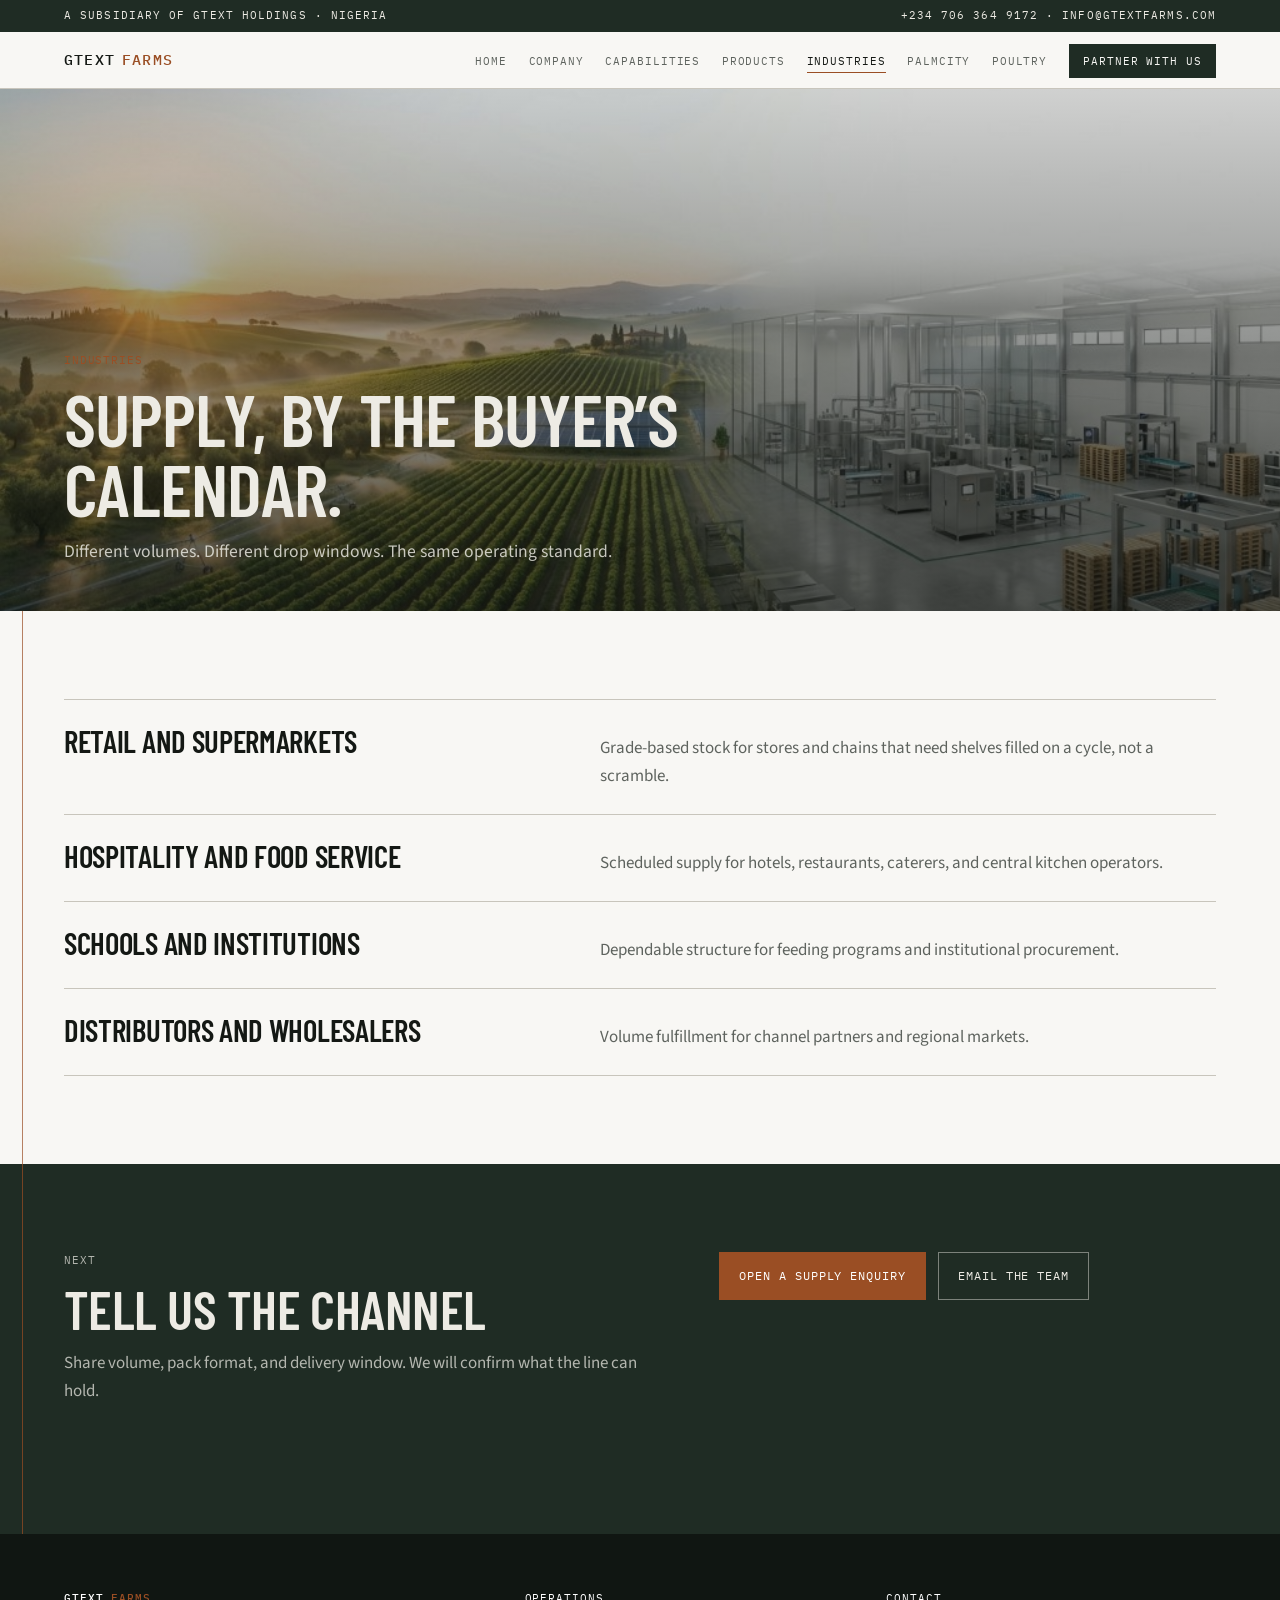
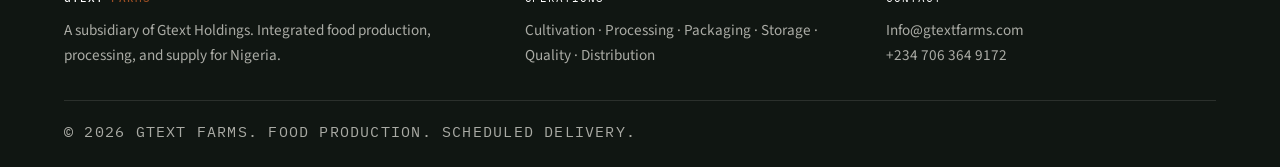
<file: industries.html>
<!DOCTYPE html>
<html lang="en">

<head>
    <meta charset="UTF-8">
    <meta name="viewport" content="width=device-width, initial-scale=1.0">
    <title>Industries | Gtext Farms</title>
    <meta name="description"
        content="Industries served by Gtext Farms including retail, hospitality, institutions, and wholesale supply.">
    <link rel="preconnect" href="https://fonts.googleapis.com">
    <link rel="preconnect" href="https://fonts.gstatic.com" crossorigin>
    <link
        href="https://fonts.googleapis.com/css2?family=Barlow+Condensed:wght@500;600;700&family=IBM+Plex+Mono:wght@400;500&family=Source+Sans+3:wght@400;500;600&display=swap"
        rel="stylesheet">
    <link rel="stylesheet" href="style.css">
</head>

<body>
    <a class="skip" href="#main">Skip to content</a>

    <header class="mast">
        <div class="mast__bar">
            <p>A subsidiary of Gtext Holdings · Nigeria</p>
            <p>
                <a href="tel:+2347063649172">+234 706 364 9172</a>
                ·
                <a href="mailto:Info@gtextfarms.com">Info@gtextfarms.com</a>
            </p>
        </div>
        <div class="mast__inner">
            <a class="brand" href="index.html">Gtext <span>Farms</span></a>
            <button class="nav-toggle" type="button" aria-expanded="false" aria-controls="site-nav" aria-label="Open menu">
                <span></span><span></span><span></span>
            </button>
            <nav id="site-nav">
                <ul class="nav-links">
                    <li><a href="index.html">Home</a></li>
                    <li><a href="company.html">Company</a></li>
                    <li><a href="capabilities.html">Capabilities</a></li>
                    <li><a href="products.html">Products</a></li>
                    <li><a href="industries.html" class="is-active">Industries</a></li>
                    <li><a href="/palmcity">Palmcity</a></li>
                    <li><a href="/poultry">Poultry</a></li>
                    <li><a href="contact.html" class="cta-nav">Partner with us</a></li>
                </ul>
            </nav>
        </div>
    </header>

    <main id="main">
        <header class="page-hero">
            <div class="page-hero__media">
                <img src="images/farm-to-factory-banner.jpg" alt="Gtext Farms supply operations">
            </div>
            <div class="page-hero__shade"></div>
            <div class="page-hero__copy">
                <p class="kicker">Industries</p>
                <h1>Supply, by the buyer’s calendar.</h1>
                <p class="lede">Different volumes. Different drop windows. The same operating standard.</p>
            </div>
        </header>

        <div class="rail">
            <section class="band band--snow">
                <div class="wrap">
                    <div class="industry-list" data-stagger>
                        <article class="industry">
                            <h3>Retail and supermarkets</h3>
                            <p>Grade-based stock for stores and chains that need shelves filled on a cycle, not a scramble.</p>
                        </article>
                        <article class="industry">
                            <h3>Hospitality and food service</h3>
                            <p>Scheduled supply for hotels, restaurants, caterers, and central kitchen operators.</p>
                        </article>
                        <article class="industry">
                            <h3>Schools and institutions</h3>
                            <p>Dependable structure for feeding programs and institutional procurement.</p>
                        </article>
                        <article class="industry">
                            <h3>Distributors and wholesalers</h3>
                            <p>Volume fulfillment for channel partners and regional markets.</p>
                        </article>
                    </div>
                </div>
            </section>

            <section class="band band--field">
                <div class="wrap contact-grid" data-reveal>
                    <div class="section-head">
                        <p class="kicker">Next</p>
                        <h2>Tell us the channel</h2>
                        <p>Share volume, pack format, and delivery window. We will confirm what the line can hold.</p>
                    </div>
                    <div class="actions">
                        <a class="btn btn--solid" href="contact.html">Open a supply enquiry</a>
                        <a class="btn btn--ghost" href="mailto:Info@gtextfarms.com">Email the team</a>
                    </div>
                </div>
            </section>
        </div>
    </main>

    <footer class="site-footer">
        <div class="wrap">
            <div class="footer-grid">
                <div>
                    <a class="brand" href="index.html">Gtext <span>Farms</span></a>
                    <p>A subsidiary of Gtext Holdings. Integrated food production, processing, and supply for Nigeria.</p>
                </div>
                <div>
                    <span class="footer-label">Operations</span>
                    <p>Cultivation · Processing · Packaging · Storage · Quality · Distribution</p>
                </div>
                <div>
                    <span class="footer-label">Contact</span>
                    <p><a href="mailto:Info@gtextfarms.com">Info@gtextfarms.com</a></p>
                    <p><a href="tel:+2347063649172">+234 706 364 9172</a></p>
                </div>
            </div>
            <p class="footer-bottom">© 2026 Gtext Farms. Food production. Scheduled delivery.</p>
        </div>
    </footer>

    <script src="site.js"></script>
</body>

</html>
</file>
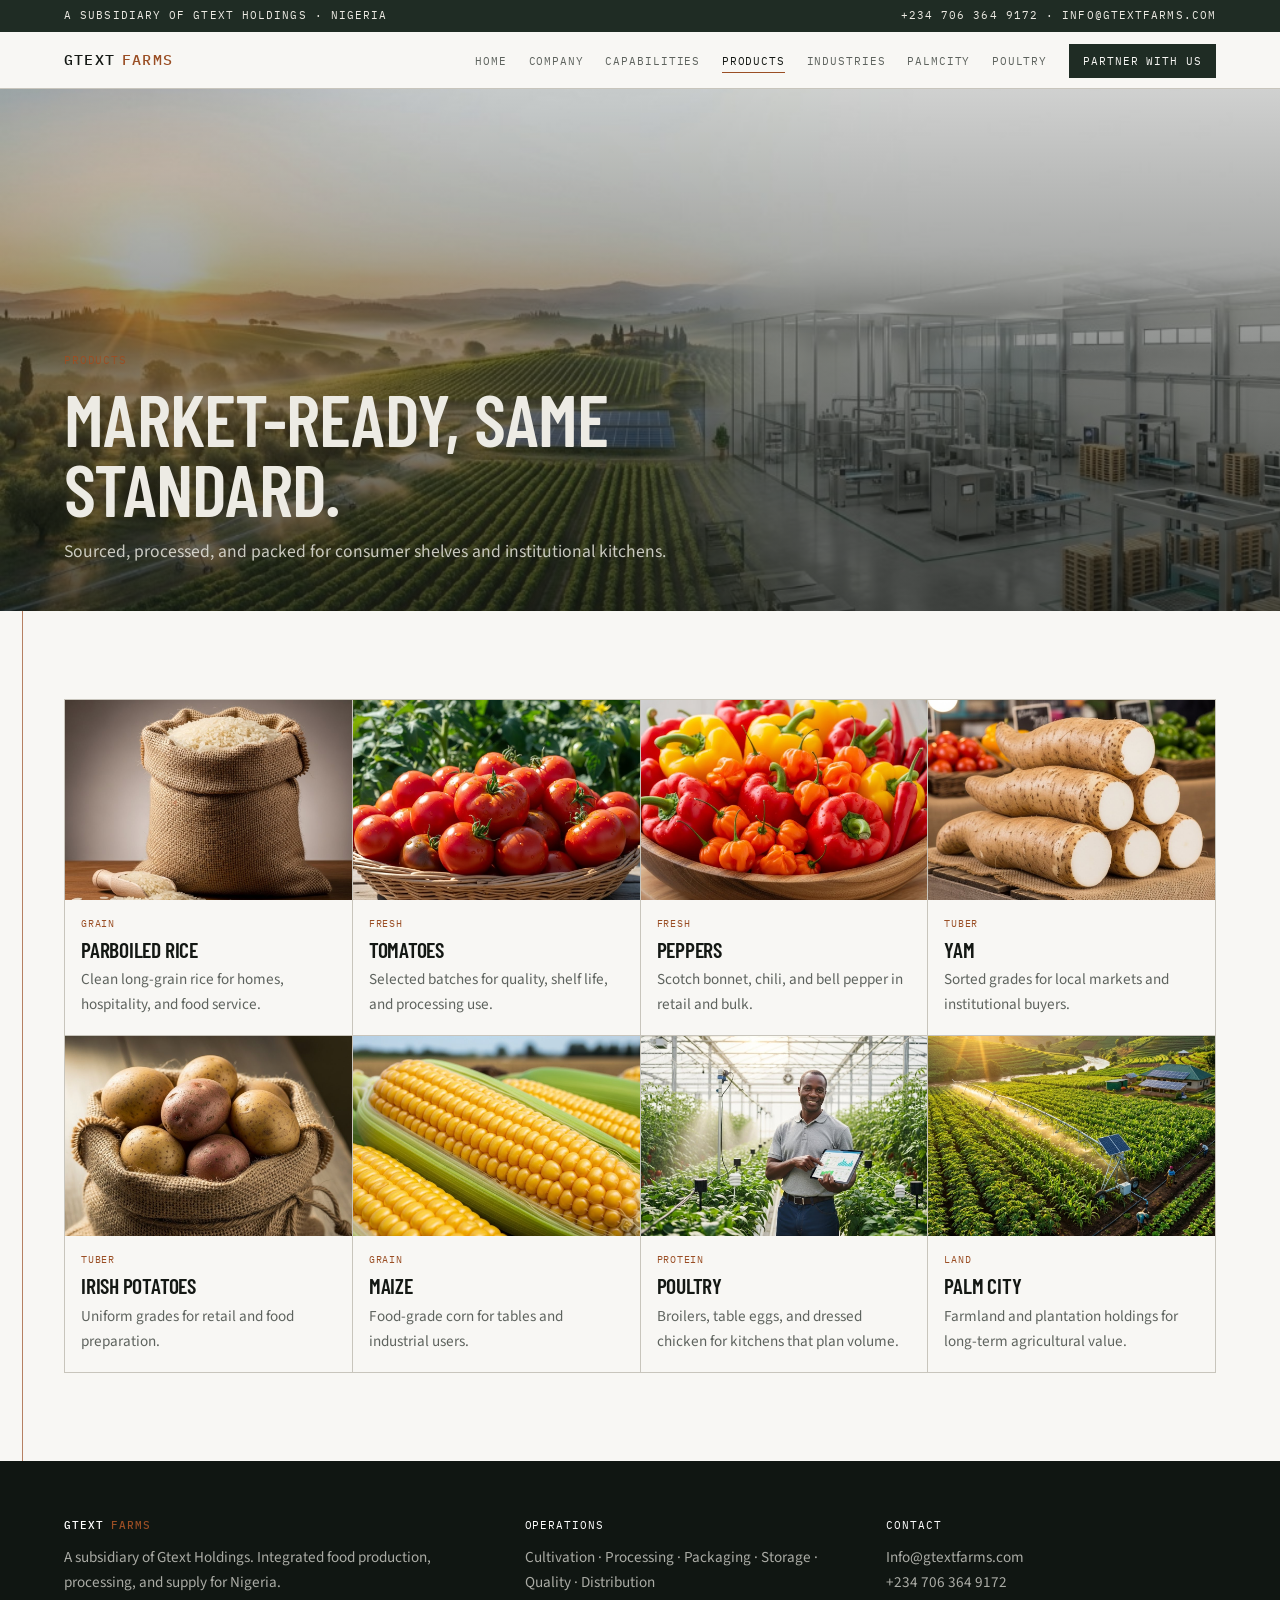
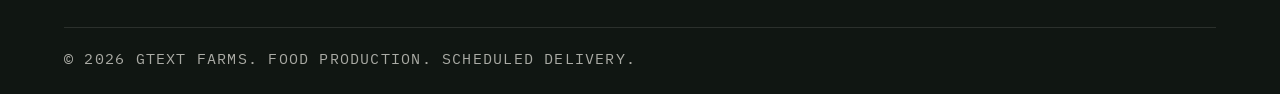
<file: products.html>
<!DOCTYPE html>
<html lang="en">

<head>
    <meta charset="UTF-8">
    <meta name="viewport" content="width=device-width, initial-scale=1.0">
    <title>Products | Gtext Farms</title>
    <meta name="description" content="View Gtext Farms food product portfolio for retail and bulk supply.">
    <link rel="preconnect" href="https://fonts.googleapis.com">
    <link rel="preconnect" href="https://fonts.gstatic.com" crossorigin>
    <link
        href="https://fonts.googleapis.com/css2?family=Barlow+Condensed:wght@500;600;700&family=IBM+Plex+Mono:wght@400;500&family=Source+Sans+3:wght@400;500;600&display=swap"
        rel="stylesheet">
    <link rel="stylesheet" href="style.css">
</head>

<body>
    <a class="skip" href="#main">Skip to content</a>

    <header class="mast">
        <div class="mast__bar">
            <p>A subsidiary of Gtext Holdings · Nigeria</p>
            <p>
                <a href="tel:+2347063649172">+234 706 364 9172</a>
                ·
                <a href="mailto:Info@gtextfarms.com">Info@gtextfarms.com</a>
            </p>
        </div>
        <div class="mast__inner">
            <a class="brand" href="index.html">Gtext <span>Farms</span></a>
            <button class="nav-toggle" type="button" aria-expanded="false" aria-controls="site-nav" aria-label="Open menu">
                <span></span><span></span><span></span>
            </button>
            <nav id="site-nav">
                <ul class="nav-links">
                    <li><a href="index.html">Home</a></li>
                    <li><a href="company.html">Company</a></li>
                    <li><a href="capabilities.html">Capabilities</a></li>
                    <li><a href="products.html" class="is-active">Products</a></li>
                    <li><a href="industries.html">Industries</a></li>
                    <li><a href="/palmcity">Palmcity</a></li>
                    <li><a href="/poultry">Poultry</a></li>
                    <li><a href="contact.html" class="cta-nav">Partner with us</a></li>
                </ul>
            </nav>
        </div>
    </header>

    <main id="main">
        <header class="page-hero">
            <div class="page-hero__media">
                <img src="images/farm-to-factory-banner.jpg" alt="Gtext Farms product operations">
            </div>
            <div class="page-hero__shade"></div>
            <div class="page-hero__copy">
                <p class="kicker">Products</p>
                <h1>Market-ready, same standard.</h1>
                <p class="lede">Sourced, processed, and packed for consumer shelves and institutional kitchens.</p>
            </div>
        </header>

        <div class="rail">
            <section class="band band--snow">
                <div class="wrap">
                    <div class="product-grid" data-stagger>
                        <article class="product">
                            <div class="product__img">
                                <img src="images/rice.png" alt="Premium parboiled rice">
                            </div>
                            <div class="product__body">
                                <span class="product__tag">Grain</span>
                                <h3>Parboiled rice</h3>
                                <p>Clean long-grain rice for homes, hospitality, and food service.</p>
                            </div>
                        </article>
                        <article class="product">
                            <div class="product__img">
                                <img src="images/tomato.png" alt="Fresh tomatoes">
                            </div>
                            <div class="product__body">
                                <span class="product__tag">Fresh</span>
                                <h3>Tomatoes</h3>
                                <p>Selected batches for quality, shelf life, and processing use.</p>
                            </div>
                        </article>
                        <article class="product">
                            <div class="product__img">
                                <img src="images/perper.png" alt="Peppers">
                            </div>
                            <div class="product__body">
                                <span class="product__tag">Fresh</span>
                                <h3>Peppers</h3>
                                <p>Scotch bonnet, chili, and bell pepper in retail and bulk.</p>
                            </div>
                        </article>
                        <article class="product">
                            <div class="product__img">
                                <img src="images/yam.png" alt="Yam tubers">
                            </div>
                            <div class="product__body">
                                <span class="product__tag">Tuber</span>
                                <h3>Yam</h3>
                                <p>Sorted grades for local markets and institutional buyers.</p>
                            </div>
                        </article>
                        <article class="product">
                            <div class="product__img">
                                <img src="images/potato.png" alt="Irish potatoes">
                            </div>
                            <div class="product__body">
                                <span class="product__tag">Tuber</span>
                                <h3>Irish potatoes</h3>
                                <p>Uniform grades for retail and food preparation.</p>
                            </div>
                        </article>
                        <article class="product">
                            <div class="product__img">
                                <img src="images/maize.png" alt="Golden maize">
                            </div>
                            <div class="product__body">
                                <span class="product__tag">Grain</span>
                                <h3>Maize</h3>
                                <p>Food-grade corn for tables and industrial users.</p>
                            </div>
                        </article>
                        <article class="product">
                            <div class="product__img">
                                <img src="images/farmer.png" alt="Poultry">
                            </div>
                            <div class="product__body">
                                <span class="product__tag">Protein</span>
                                <h3>Poultry</h3>
                                <p>Broilers, table eggs, and dressed chicken for kitchens that plan volume.</p>
                            </div>
                        </article>
                        <article class="product">
                            <div class="product__img">
                                <img src="images/hero_farm_landscape.png" alt="Palm City">
                            </div>
                            <div class="product__body">
                                <span class="product__tag">Land</span>
                                <h3>Palm City</h3>
                                <p>Farmland and plantation holdings for long-term agricultural value.</p>
                            </div>
                        </article>
                    </div>
                </div>
            </section>
        </div>
    </main>

    <footer class="site-footer">
        <div class="wrap">
            <div class="footer-grid">
                <div>
                    <a class="brand" href="index.html">Gtext <span>Farms</span></a>
                    <p>A subsidiary of Gtext Holdings. Integrated food production, processing, and supply for Nigeria.</p>
                </div>
                <div>
                    <span class="footer-label">Operations</span>
                    <p>Cultivation · Processing · Packaging · Storage · Quality · Distribution</p>
                </div>
                <div>
                    <span class="footer-label">Contact</span>
                    <p><a href="mailto:Info@gtextfarms.com">Info@gtextfarms.com</a></p>
                    <p><a href="tel:+2347063649172">+234 706 364 9172</a></p>
                </div>
            </div>
            <p class="footer-bottom">© 2026 Gtext Farms. Food production. Scheduled delivery.</p>
        </div>
    </footer>

    <script src="site.js"></script>
</body>

</html>
</file>
<file: style.css>
*,
*::before,
*::after {
    margin: 0;
    padding: 0;
    box-sizing: border-box;
}

:root {
    --ink: #141814;
    --field: #1f2c24;
    --field-mid: #2c4036;
    --paper: #eeece6;
    --snow: #f8f7f4;
    --harvest: #9a4e24;
    --harvest-soft: #c26a38;
    --line: #c8c5bc;
    --mute: #5e635e;
    --on-dark: #edebe4;
    --ease: cubic-bezier(0.22, 1, 0.36, 1);
    --dur: 280ms;
    --gutter: clamp(1.25rem, 5vw, 4.5rem);
    --max: 1160px;
    --header: 72px;
    --font-display: "Barlow Condensed", sans-serif;
    --font-body: "Source Sans 3", sans-serif;
    --font-mono: "IBM Plex Mono", monospace;
}

html {
    scroll-behavior: smooth;
}

body {
    font-family: var(--font-body);
    font-size: 1.0625rem;
    line-height: 1.65;
    color: var(--ink);
    background: var(--snow);
    overflow-x: hidden;
}

img {
    max-width: 100%;
    display: block;
}

a {
    color: inherit;
    text-decoration: none;
}

button {
    font: inherit;
    background: none;
    border: 0;
    cursor: pointer;
}

ul {
    list-style: none;
}

:focus-visible {
    outline: 2px solid var(--harvest);
    outline-offset: 3px;
}

.skip {
    position: absolute;
    left: 1rem;
    top: -3rem;
    z-index: 2000;
    background: var(--ink);
    color: var(--snow);
    padding: 0.6rem 0.9rem;
}

.skip:focus {
    top: 1rem;
}

/* —— Type —— */
.kicker,
.brand,
.btn,
.nav-links a,
.stat__label,
.meta,
.footer-label,
.step__n,
.product__tag,
.chip {
    font-family: var(--font-mono);
    letter-spacing: 0.08em;
    text-transform: uppercase;
}

h1,
h2,
h3,
.display {
    font-family: var(--font-display);
    font-weight: 600;
    letter-spacing: -0.01em;
    line-height: 0.95;
    text-transform: uppercase;
}

h1 {
    font-size: clamp(3rem, 8vw, 6.4rem);
}

h2 {
    font-size: clamp(2rem, 4.4vw, 3.4rem);
}

h3 {
    font-size: clamp(1.35rem, 2vw, 1.7rem);
    line-height: 1.1;
}

.lede {
    max-width: 38rem;
    color: var(--mute);
    font-size: 1.1rem;
}

/* —— Header —— */
.mast {
    position: sticky;
    top: 0;
    z-index: 1000;
    background: rgba(248, 247, 244, 0.94);
    backdrop-filter: blur(10px);
    border-bottom: 1px solid var(--line);
    transition: box-shadow var(--dur) var(--ease);
}

.mast.is-scrolled {
    box-shadow: 0 8px 24px rgba(20, 24, 20, 0.06);
}

.mast__bar {
    display: flex;
    justify-content: space-between;
    gap: 1rem;
    padding: 0.45rem var(--gutter);
    background: var(--field);
    color: var(--on-dark);
    font-family: var(--font-mono);
    font-size: 0.68rem;
    letter-spacing: 0.1em;
    text-transform: uppercase;
}

.mast__bar a {
    color: var(--on-dark);
    transition: color var(--dur) var(--ease);
}

.mast__bar a:hover {
    color: #fff;
}

.mast__inner {
    display: flex;
    align-items: center;
    justify-content: space-between;
    padding: 0.85rem var(--gutter);
    gap: 1.5rem;
}

.brand {
    font-size: 0.92rem;
    font-weight: 500;
    color: var(--ink);
    display: inline-flex;
    align-items: baseline;
    gap: 0.45rem;
}

.brand span {
    color: var(--harvest);
}

.nav-toggle {
    display: none;
    width: 44px;
    height: 44px;
    border: 1px solid var(--line);
    align-items: center;
    justify-content: center;
    flex-direction: column;
    gap: 5px;
}

.nav-toggle span {
    display: block;
    width: 16px;
    height: 1.5px;
    background: var(--ink);
    transition: transform var(--dur) var(--ease), opacity var(--dur) var(--ease);
}

.nav-toggle[aria-expanded="true"] span:nth-child(1) {
    transform: translateY(6.5px) rotate(45deg);
}

.nav-toggle[aria-expanded="true"] span:nth-child(2) {
    opacity: 0;
}

.nav-toggle[aria-expanded="true"] span:nth-child(3) {
    transform: translateY(-6.5px) rotate(-45deg);
}

.nav-links {
    display: flex;
    align-items: center;
    gap: 1.35rem;
}

.nav-links a {
    font-size: 0.7rem;
    color: var(--mute);
    position: relative;
    padding: 0.2rem 0;
    transition: color var(--dur) var(--ease);
}

.nav-links a::after {
    content: "";
    position: absolute;
    left: 0;
    bottom: -0.15rem;
    width: 100%;
    height: 1px;
    background: var(--harvest);
    transform: scaleX(0);
    transform-origin: left;
    transition: transform var(--dur) var(--ease);
}

.nav-links a:hover,
.nav-links a.is-active {
    color: var(--ink);
}

.nav-links a.is-active::after,
.nav-links a:hover::after {
    transform: scaleX(1);
}

.nav-links .cta-nav {
    color: var(--snow);
    background: var(--field);
    padding: 0.65rem 0.9rem;
}

.nav-links .cta-nav::after {
    display: none;
}

.nav-links .cta-nav:hover {
    background: var(--harvest);
    color: var(--snow);
}

/* —— Buttons —— */
.btn {
    display: inline-flex;
    align-items: center;
    justify-content: center;
    min-height: 48px;
    padding: 0.75rem 1.2rem;
    font-size: 0.72rem;
    border: 1px solid transparent;
    transition: background var(--dur) var(--ease), color var(--dur) var(--ease), border-color var(--dur) var(--ease), transform var(--dur) var(--ease);
}

.btn:hover {
    transform: translateY(-1px);
}

.btn--solid {
    background: var(--harvest);
    color: #fff;
    border-color: var(--harvest);
}

.btn--solid:hover {
    background: #7e3d1b;
}

.btn--ghost {
    background: transparent;
    color: var(--on-dark);
    border-color: rgba(237, 235, 228, 0.45);
}

.btn--ghost:hover {
    background: rgba(255, 255, 255, 0.08);
}

.btn--line {
    background: transparent;
    color: var(--ink);
    border-color: var(--ink);
}

.btn--line:hover {
    background: var(--ink);
    color: var(--snow);
}

.actions {
    display: flex;
    flex-wrap: wrap;
    gap: 0.75rem;
}

/* —— Layout —— */
.wrap {
    width: min(100% - (var(--gutter) * 2), var(--max));
    margin-inline: auto;
}

.rail {
    position: relative;
}

.rail::before {
    content: "";
    position: absolute;
    left: calc(var(--gutter) * 0.35);
    top: 0;
    bottom: 0;
    width: 1px;
    background: var(--harvest);
    opacity: 0.7;
    transform: scaleY(0);
    transform-origin: top;
    animation: draw-line 1.1s var(--ease) 0.25s forwards;
}

section {
    padding: 5.5rem 0;
}

.band {
    padding: 5.5rem 0;
}

.band--paper {
    background: var(--paper);
}

.band--snow {
    background: var(--snow);
}

.band--field {
    background: var(--field);
    color: var(--on-dark);
}

.section-head {
    display: grid;
    gap: 0.85rem;
    margin-bottom: 2.6rem;
    max-width: 40rem;
}

.section-head--wide {
    max-width: none;
    grid-template-columns: minmax(0, 1fr);
}

.section-head p {
    color: var(--mute);
}

.band--field .section-head p,
.band--field .lede {
    color: rgba(237, 235, 228, 0.72);
}

.kicker {
    font-size: 0.68rem;
    color: var(--harvest);
}

/* —— Hero —— */
.hero {
    position: relative;
    min-height: calc(100dvh - 108px);
    display: grid;
    align-content: end;
    padding: 5rem var(--gutter) 3.2rem;
    color: var(--on-dark);
    overflow: hidden;
}

.hero__media {
    position: absolute;
    inset: 0;
}

.hero__media img {
    width: 100%;
    height: 100%;
    object-fit: cover;
    transform: scale(1.06);
    animation: hero-in 8s var(--ease) forwards;
}

.hero__shade {
    position: absolute;
    inset: 0;
    background:
        linear-gradient(180deg, rgba(20, 24, 20, 0.18) 0%, rgba(20, 24, 20, 0.72) 78%),
        linear-gradient(90deg, rgba(20, 24, 20, 0.45) 0%, rgba(20, 24, 20, 0.08) 70%);
}

.hero__copy {
    position: relative;
    z-index: 1;
    display: grid;
    gap: 1.15rem;
    max-width: 58rem;
}

.hero .kicker {
    color: var(--harvest-soft);
}

.hero h1 {
    max-width: 14ch;
}

.hero .lede {
    color: rgba(237, 235, 228, 0.86);
}

.hero__stats {
    position: relative;
    z-index: 1;
    display: grid;
    grid-template-columns: repeat(3, minmax(0, 1fr));
    gap: 0;
    margin-top: 2.8rem;
    border-top: 1px solid rgba(237, 235, 228, 0.22);
}

.stat {
    padding: 1.15rem 1.2rem 0 0;
    border-right: 1px solid rgba(237, 235, 228, 0.18);
}

.stat:last-child {
    border-right: 0;
    padding-right: 0;
}

.stat h3 {
    font-size: 1.35rem;
    margin-bottom: 0.4rem;
}

.stat p {
    font-size: 0.95rem;
    color: rgba(237, 235, 228, 0.72);
    max-width: 22rem;
}

.page-hero {
    position: relative;
    min-height: 58vh;
    display: grid;
    align-content: end;
    padding: 5.5rem var(--gutter) 2.8rem;
    color: var(--on-dark);
    overflow: hidden;
}

.page-hero__media,
.page-hero__shade {
    position: absolute;
    inset: 0;
}

.page-hero__media img {
    width: 100%;
    height: 100%;
    object-fit: cover;
}

.page-hero__shade {
    background: linear-gradient(180deg, rgba(20, 24, 20, 0.2), rgba(20, 24, 20, 0.74));
}

.page-hero__copy {
    position: relative;
    z-index: 1;
    display: grid;
    gap: 0.85rem;
    max-width: 46rem;
}

.page-hero h1 {
    font-size: clamp(2.6rem, 6vw, 4.6rem);
}

.page-hero .lede {
    color: rgba(237, 235, 228, 0.82);
}

/* —— Split —— */
.split {
    display: grid;
    grid-template-columns: 1.05fr 0.95fr;
    gap: 3.5rem;
    align-items: center;
}

.split--copy {
    display: grid;
    gap: 1.1rem;
}

.split--copy p + p {
    margin-top: 0.2rem;
}

.frame {
    overflow: hidden;
    border: 1px solid var(--line);
    aspect-ratio: 4 / 5;
}

.frame img,
.frame-wide img {
    width: 100%;
    height: 100%;
    object-fit: cover;
    transition: transform 0.9s var(--ease);
}

.frame:hover img,
.frame-wide:hover img,
.product:hover .product__img img {
    transform: scale(1.04);
}

.frame-wide {
    overflow: hidden;
    border: 1px solid var(--line);
    aspect-ratio: 16 / 7;
    margin-bottom: 2.4rem;
}

/* —— Spec list / capabilities —— */
.spec-grid {
    display: grid;
    grid-template-columns: repeat(2, minmax(0, 1fr));
    border-top: 1px solid var(--line);
}

.spec {
    padding: 1.5rem 1.4rem 1.5rem 0;
    border-bottom: 1px solid var(--line);
    border-right: 1px solid var(--line);
    transition: background var(--dur) var(--ease);
}

.spec:nth-child(2n) {
    padding-left: 1.4rem;
    border-right: 0;
}

.spec:hover {
    background: rgba(154, 78, 36, 0.04);
}

.spec__n {
    font-family: var(--font-mono);
    font-size: 0.68rem;
    color: var(--harvest);
    letter-spacing: 0.1em;
    display: block;
    margin-bottom: 0.55rem;
}

.spec h3 {
    margin-bottom: 0.45rem;
}

.spec p {
    color: var(--mute);
    max-width: 32rem;
}

/* —— Products —— */
.product-grid {
    display: grid;
    grid-template-columns: repeat(4, minmax(0, 1fr));
    gap: 1px;
    background: var(--line);
    border: 1px solid var(--line);
}

.product {
    background: var(--snow);
    display: grid;
    grid-template-rows: 200px auto;
}

.product__img {
    overflow: hidden;
    background: var(--paper);
}

.product__img img {
    width: 100%;
    height: 100%;
    object-fit: cover;
    transition: transform 0.9s var(--ease);
}

.product__img img.is-fallback,
.frame img.is-fallback {
    filter: grayscale(0.15);
}

.product__body {
    padding: 1rem 1rem 1.15rem;
}

.product__tag {
    font-size: 0.62rem;
    color: var(--harvest);
    display: block;
    margin-bottom: 0.35rem;
}

.product h3 {
    font-size: 1.35rem;
    margin-bottom: 0.35rem;
}

.product p {
    color: var(--mute);
    font-size: 0.95rem;
}

/* —— Process —— */
.steps {
    display: grid;
    grid-template-columns: repeat(4, minmax(0, 1fr));
    position: relative;
}

.steps::before {
    content: "";
    position: absolute;
    left: 0;
    right: 0;
    top: 0.55rem;
    height: 1px;
    background: var(--line);
}

.step {
    padding: 1.6rem 1.2rem 0 0;
    position: relative;
}

.step__n {
    display: inline-block;
    background: var(--snow);
    color: var(--harvest);
    font-size: 0.68rem;
    position: relative;
    z-index: 1;
    padding-right: 0.6rem;
}

.band--paper .step__n {
    background: var(--paper);
}

.step h3 {
    margin: 0.8rem 0 0.45rem;
}

.step p {
    color: var(--mute);
    font-size: 0.98rem;
}

/* —— Industries —— */
.industry-list {
    border-top: 1px solid var(--line);
}

.industry {
    display: grid;
    grid-template-columns: minmax(0, 0.9fr) minmax(0, 1.1fr);
    gap: 2rem;
    padding: 1.5rem 0;
    border-bottom: 1px solid var(--line);
    align-items: baseline;
    transition: padding-left var(--dur) var(--ease);
}

.industry:hover {
    padding-left: 0.6rem;
}

.industry h3 {
    font-size: clamp(1.6rem, 2.4vw, 2.1rem);
}

.industry p {
    color: var(--mute);
}

/* —— Contact —— */
.contact-grid {
    display: grid;
    grid-template-columns: 1.1fr 0.9fr;
    gap: 3rem;
    align-items: start;
}

.contact-rows {
    display: grid;
    border-top: 1px solid rgba(237, 235, 228, 0.18);
}

.contact-row {
    display: grid;
    grid-template-columns: 8rem 1fr;
    gap: 1rem;
    padding: 0.95rem 0;
    border-bottom: 1px solid rgba(237, 235, 228, 0.18);
}

.contact-row dt {
    font-family: var(--font-mono);
    font-size: 0.68rem;
    letter-spacing: 0.1em;
    text-transform: uppercase;
    color: var(--harvest-soft);
}

.contact-row dd a {
    border-bottom: 1px solid rgba(237, 235, 228, 0.28);
    transition: border-color var(--dur) var(--ease);
}

.contact-row dd a:hover {
    border-color: #fff;
}

.contact-card {
    border: 1px solid var(--line);
    padding: 1.6rem;
    background: var(--snow);
    display: grid;
    gap: 0.7rem;
}

.contact-card h2 {
    font-size: 2rem;
}

.contact-card p {
    color: var(--mute);
}

.contact-card a {
    border-bottom: 1px solid var(--line);
    transition: border-color var(--dur) var(--ease);
}

.contact-card a:hover {
    border-color: var(--ink);
}

.contact-card strong {
    font-family: var(--font-mono);
    font-size: 0.68rem;
    letter-spacing: 0.08em;
    text-transform: uppercase;
    color: var(--harvest);
    font-weight: 500;
}

/* —— Footer —— */
.site-footer {
    background: #101612;
    color: var(--on-dark);
    padding: 3.4rem 0 1.4rem;
}

.footer-grid {
    display: grid;
    grid-template-columns: 1.3fr 1fr 1fr;
    gap: 2rem;
    padding-bottom: 2rem;
    border-bottom: 1px solid rgba(237, 235, 228, 0.12);
}

.footer-label,
.site-footer .brand {
    color: #fff;
    display: block;
    margin-bottom: 0.7rem;
    font-size: 0.7rem;
}

.site-footer p,
.site-footer a {
    color: rgba(237, 235, 228, 0.7);
    font-size: 0.95rem;
}

.site-footer a:hover {
    color: #fff;
}

.footer-bottom {
    padding-top: 1.1rem;
    font-family: var(--font-mono);
    font-size: 0.66rem;
    letter-spacing: 0.08em;
    text-transform: uppercase;
    color: rgba(237, 235, 228, 0.45);
}

/* —— Chips / poultry —— */
.chips {
    display: flex;
    flex-wrap: wrap;
    gap: 0.45rem;
    margin-top: 0.4rem;
}

.chip {
    font-size: 0.64rem;
    border: 1px solid var(--line);
    padding: 0.4rem 0.6rem;
    color: var(--field);
}

/* —— Motion —— */
[data-reveal] {
    opacity: 0;
    transform: translateY(18px);
    transition: opacity 0.7s var(--ease), transform 0.7s var(--ease);
}

[data-reveal].is-in {
    opacity: 1;
    transform: none;
}

[data-stagger] > * {
    opacity: 0;
    transform: translateY(14px);
    transition: opacity 0.65s var(--ease), transform 0.65s var(--ease);
}

[data-stagger].is-in > *:nth-child(1) { transition-delay: 0ms; }
[data-stagger].is-in > *:nth-child(2) { transition-delay: 70ms; }
[data-stagger].is-in > *:nth-child(3) { transition-delay: 140ms; }
[data-stagger].is-in > *:nth-child(4) { transition-delay: 210ms; }
[data-stagger].is-in > *:nth-child(5) { transition-delay: 280ms; }
[data-stagger].is-in > *:nth-child(6) { transition-delay: 350ms; }
[data-stagger].is-in > *:nth-child(7) { transition-delay: 420ms; }
[data-stagger].is-in > *:nth-child(8) { transition-delay: 490ms; }

[data-stagger].is-in > * {
    opacity: 1;
    transform: none;
}

.hero__copy > * {
    animation: rise 0.85s var(--ease) both;
}

.hero__copy > *:nth-child(1) { animation-delay: 0.1s; }
.hero__copy > *:nth-child(2) { animation-delay: 0.22s; }
.hero__copy > *:nth-child(3) { animation-delay: 0.34s; }
.hero__copy > *:nth-child(4) { animation-delay: 0.46s; }

@keyframes rise {
    from {
        opacity: 0;
        transform: translateY(16px);
    }
    to {
        opacity: 1;
        transform: none;
    }
}

@keyframes draw-line {
    to { transform: scaleY(1); }
}

@keyframes hero-in {
    to { transform: scale(1); }
}

/* —— Responsive —— */
@media (max-width: 1100px) {
    .nav-toggle {
        display: flex;
    }

    .nav-links {
        display: none;
        position: absolute;
        top: 100%;
        left: 0;
        right: 0;
        background: var(--snow);
        flex-direction: column;
        align-items: stretch;
        padding: 0.6rem var(--gutter) 1.2rem;
        gap: 0;
        border-bottom: 1px solid var(--line);
    }

    .nav-links.is-open {
        display: flex;
    }

    .nav-links a {
        padding: 0.85rem 0;
        font-size: 0.78rem;
    }

    .nav-links .cta-nav {
        text-align: center;
        margin-top: 0.4rem;
    }

    .product-grid {
        grid-template-columns: repeat(2, minmax(0, 1fr));
    }
}

@media (max-width: 860px) {
    .mast__bar {
        display: none;
    }

    .hero .lede,
    .page-hero .lede {
        max-width: none;
    }

    .hero .actions,
    .actions {
        width: 100%;
    }

    .hero .btn,
    .actions .btn {
        flex: 1 1 12rem;
        text-align: center;
    }

    .split,
    .contact-grid,
    .industry,
    .footer-grid,
    .spec-grid,
    .steps,
    .hero__stats {
        grid-template-columns: 1fr;
    }

    .spec:nth-child(2n) {
        padding-left: 0;
    }

    .spec,
    .stat {
        border-right: 0;
        padding-right: 0;
    }

    .hero {
        min-height: auto;
        padding-top: 6.5rem;
        padding-bottom: 2rem;
        align-content: end;
    }

    .hero h1 {
        max-width: none;
        font-size: clamp(2.4rem, 13vw, 3.4rem);
    }

    .hero .lede {
        font-size: 1rem;
    }

    .hero__stats {
        margin-top: 1.6rem;
    }

    .stat {
        padding: 0.85rem 0;
        border-top: 1px solid rgba(237, 235, 228, 0.18);
    }

    .stat:first-child {
        border-top: 0;
    }

    .frame {
        aspect-ratio: 16 / 11;
    }

    .steps::before {
        display: none;
    }

    .step {
        padding: 1.2rem 0;
        border-top: 1px solid var(--line);
    }

    .rail::before {
        display: none;
    }

    .contact-row {
        grid-template-columns: 1fr;
        gap: 0.25rem;
    }
}

@media (max-width: 560px) {
    .product-grid {
        grid-template-columns: 1fr;
    }

    .hero,
    .page-hero,
    .mast__inner,
    .mast__bar {
        padding-left: 1.15rem;
        padding-right: 1.15rem;
    }
}

@media (prefers-reduced-motion: reduce) {
    html {
        scroll-behavior: auto;
    }

    *,
    *::before,
    *::after {
        animation: none !important;
        transition: none !important;
    }

    [data-reveal],
    [data-stagger] > * {
        opacity: 1;
        transform: none;
    }

    .hero__media img {
        transform: none;
    }

    .rail::before {
        transform: none;
    }
}
</file>
